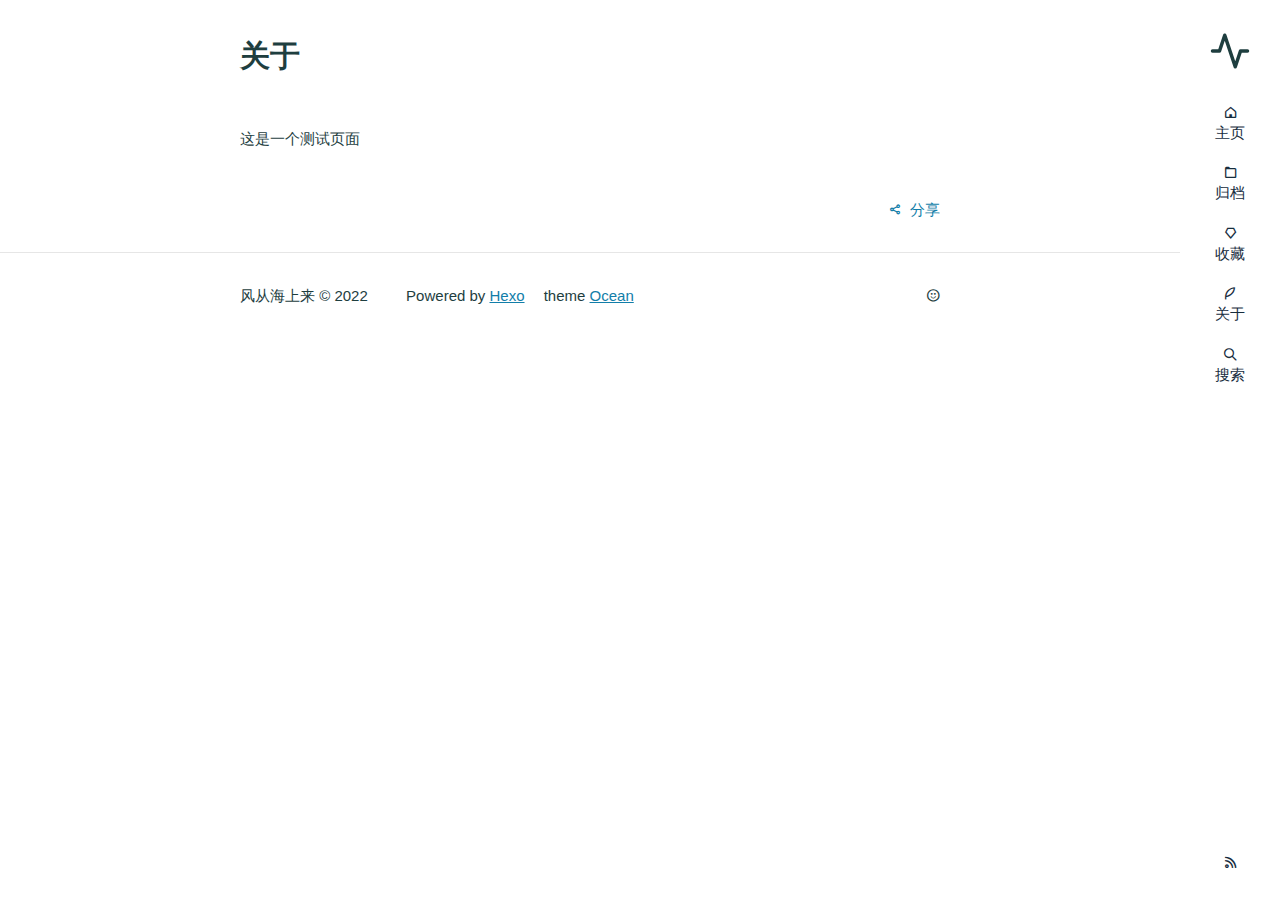
<file: about/index.html>
<!DOCTYPE html>
<html lang="en">

<head>
  <meta charset="utf-8">
  <meta name="viewport" content="width=device-width, initial-scale=1, maximum-scale=1">
  
  
  <meta name="keywords" content="blog">
  
  
  <meta name="description" content="风从海上来|blog">
  
  <title>
    关于 |
    
    风从海上来
  </title>
  <!-- Icon -->
  
    <link rel="shortcut icon" href="/favicon.ico">
    
  
<link rel="stylesheet" href="/css/style.css">

  
  
<link rel="stylesheet" href="/fancybox/jquery.fancybox.min.css">

  
  
<script src="/js/pace.min.js"></script>

<meta name="generator" content="Hexo 6.2.0"><link rel="alternate" href="/atom.xml" title="风从海上来" type="application/atom+xml">
</head>

<body>
  <main class="content">
    <section class="outer">
  <article id="page-" class="article article-type-page" itemscope
  itemprop="blogPost" data-scroll-reveal>

  <div class="article-inner">
    
    <header class="article-header">
      

<h1 class="article-title" itemprop="name">
  关于
</h1>



    </header>
    

    

    

    <div class="article-entry" itemprop="articleBody">
      
      
      
      <p>这是一个测试页面</p>

      
    </div>
    <footer class="article-footer">
      <a data-url="https://bynow.me/about/index.html" data-id="cl6288e2i0002tgvv7qit0v15" class="article-share-link">
        分享
      </a>
      
    </footer>

  </div>

  
  
  

  

</article>
</section>
    <footer class="footer">
  <div class="outer">
    <div class="float-right">
      <ul class="list-inline">
  
  <li><i class="fe fe-smile-alt"></i> <span id="busuanzi_value_site_uv"></span></li>
  
</ul>
    </div>
    <ul class="list-inline">
      <li>风从海上来 &copy; 2022</li>
      
        <li></li>
      
      <li>Powered by <a href="http://hexo.io/" target="_blank">Hexo</a></li>
      <li>theme  <a target="_blank" rel="noopener" href="https://github.com/zhwangart/hexo-theme-ocean">Ocean</a></li>
    </ul>
  </div>
</footer>
  </main>
  <aside class="sidebar">
    <button class="navbar-toggle"></button>
<nav class="navbar">
  
  <div class="logo">
    <a href="/"><img src="/images/activity.svg" alt="风从海上来"></a>
  </div>
  
  <ul class="nav nav-main">
    
    <li class="nav-item">
      <a class="nav-item-link" href="/">主页</a>
    </li>
    
    <li class="nav-item">
      <a class="nav-item-link" href="/archives">归档</a>
    </li>
    
    <li class="nav-item">
      <a class="nav-item-link" href="/favorites">收藏</a>
    </li>
    
    <li class="nav-item">
      <a class="nav-item-link" href="/about">关于</a>
    </li>
    
    <li class="nav-item">
      <a class="nav-item-link nav-item-search" title="搜索">
        <i class="fe fe-search"></i>
        搜索
      </a>
    </li>
  </ul>
</nav>
<nav class="navbar navbar-bottom">
  <ul class="nav">
    <li class="nav-item">
      <div class="totop" id="totop">
  <i class="fe fe-rocket"></i>
</div>
    </li>
    <li class="nav-item">
      
      <a class="nav-item-link" target="_blank" href="/atom.xml" title="RSS Feed">
        <i class="fe fe-feed"></i>
      </a>
      
    </li>
  </ul>
</nav>
<div class="search-form-wrap">
  <div class="local-search local-search-plugin">
  <input type="search" id="local-search-input" class="local-search-input" placeholder="Search...">
  <div id="local-search-result" class="local-search-result"></div>
</div>
</div>
  </aside>
  
<script src="/js/jquery-2.0.3.min.js"></script>


<script src="/js/jquery.justifiedGallery.min.js"></script>


<script src="/js/lazyload.min.js"></script>


<script src="/js/busuanzi-2.3.pure.min.js"></script>



<script src="/fancybox/jquery.fancybox.min.js"></script>






<script src="/js/ocean.js"></script>

</body>

</html>
</file>
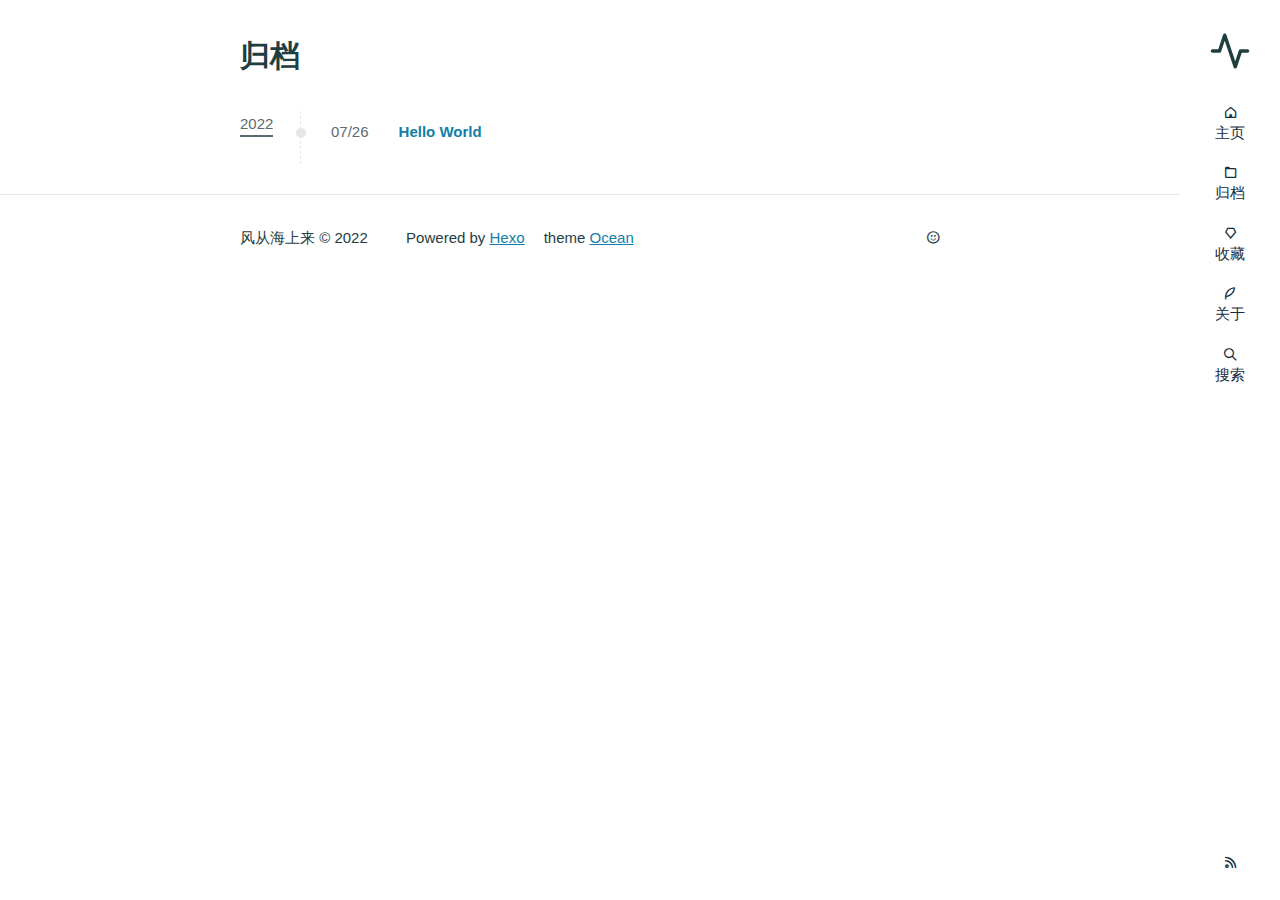
<file: archives/index.html>
<!DOCTYPE html>
<html lang="en">

<head>
  <meta charset="utf-8">
  <meta name="viewport" content="width=device-width, initial-scale=1, maximum-scale=1">
  
  
  <meta name="keywords" content="blog">
  
  
  <meta name="description" content="风从海上来|blog">
  
  <title>
    归档 |
    
    风从海上来
  </title>
  <!-- Icon -->
  
    <link rel="shortcut icon" href="/favicon.ico">
    
  
<link rel="stylesheet" href="/css/style.css">

  
  
<link rel="stylesheet" href="/fancybox/jquery.fancybox.min.css">

  
  
<script src="/js/pace.min.js"></script>

<meta name="generator" content="Hexo 6.2.0"><link rel="alternate" href="/atom.xml" title="风从海上来" type="application/atom+xml">
</head>

<body>
  <main class="content">
    <section class="outer">
  <article class="articles">
    
    <h1 class="page-type-title">归档</h1>
    
  
  
  
  
  
  
  <div class="archives-wrap">
    <div class="archive-year-wrap">
      <a href="/archives/2022" class="archive-year">2022</a>
    </div>
    <div class="archives">
      
      <article class="archive-article archive-type-post">
  <div class="archive-article-inner">
    <header class="archive-article-header">
      <a href="/2022/07/26/hello-world/" class="archive-article-date">
  <time datetime="2022-07-26T03:11:01.000Z" itemprop="datePublished">07/26</time>
</a>
      

<h2 itemprop="name">
  <a class="archive-article-title" href="/2022/07/26/hello-world/">Hello World</a>
</h2>



    </header>
    
    
    <!--  -->
  </div>
</article>
      
      
    </div>
  </div>
  
  

  
</section>
    <footer class="footer">
  <div class="outer">
    <div class="float-right">
      <ul class="list-inline">
  
  <li><i class="fe fe-smile-alt"></i> <span id="busuanzi_value_site_uv"></span></li>
  
</ul>
    </div>
    <ul class="list-inline">
      <li>风从海上来 &copy; 2022</li>
      
        <li></li>
      
      <li>Powered by <a href="http://hexo.io/" target="_blank">Hexo</a></li>
      <li>theme  <a target="_blank" rel="noopener" href="https://github.com/zhwangart/hexo-theme-ocean">Ocean</a></li>
    </ul>
  </div>
</footer>
  </main>
  <aside class="sidebar">
    <button class="navbar-toggle"></button>
<nav class="navbar">
  
  <div class="logo">
    <a href="/"><img src="/images/activity.svg" alt="风从海上来"></a>
  </div>
  
  <ul class="nav nav-main">
    
    <li class="nav-item">
      <a class="nav-item-link" href="/">主页</a>
    </li>
    
    <li class="nav-item">
      <a class="nav-item-link" href="/archives">归档</a>
    </li>
    
    <li class="nav-item">
      <a class="nav-item-link" href="/favorites">收藏</a>
    </li>
    
    <li class="nav-item">
      <a class="nav-item-link" href="/about">关于</a>
    </li>
    
    <li class="nav-item">
      <a class="nav-item-link nav-item-search" title="搜索">
        <i class="fe fe-search"></i>
        搜索
      </a>
    </li>
  </ul>
</nav>
<nav class="navbar navbar-bottom">
  <ul class="nav">
    <li class="nav-item">
      <div class="totop" id="totop">
  <i class="fe fe-rocket"></i>
</div>
    </li>
    <li class="nav-item">
      
      <a class="nav-item-link" target="_blank" href="/atom.xml" title="RSS Feed">
        <i class="fe fe-feed"></i>
      </a>
      
    </li>
  </ul>
</nav>
<div class="search-form-wrap">
  <div class="local-search local-search-plugin">
  <input type="search" id="local-search-input" class="local-search-input" placeholder="Search...">
  <div id="local-search-result" class="local-search-result"></div>
</div>
</div>
  </aside>
  
<script src="/js/jquery-2.0.3.min.js"></script>


<script src="/js/jquery.justifiedGallery.min.js"></script>


<script src="/js/lazyload.min.js"></script>


<script src="/js/busuanzi-2.3.pure.min.js"></script>



<script src="/fancybox/jquery.fancybox.min.js"></script>






<script src="/js/ocean.js"></script>

</body>

</html>
</file>
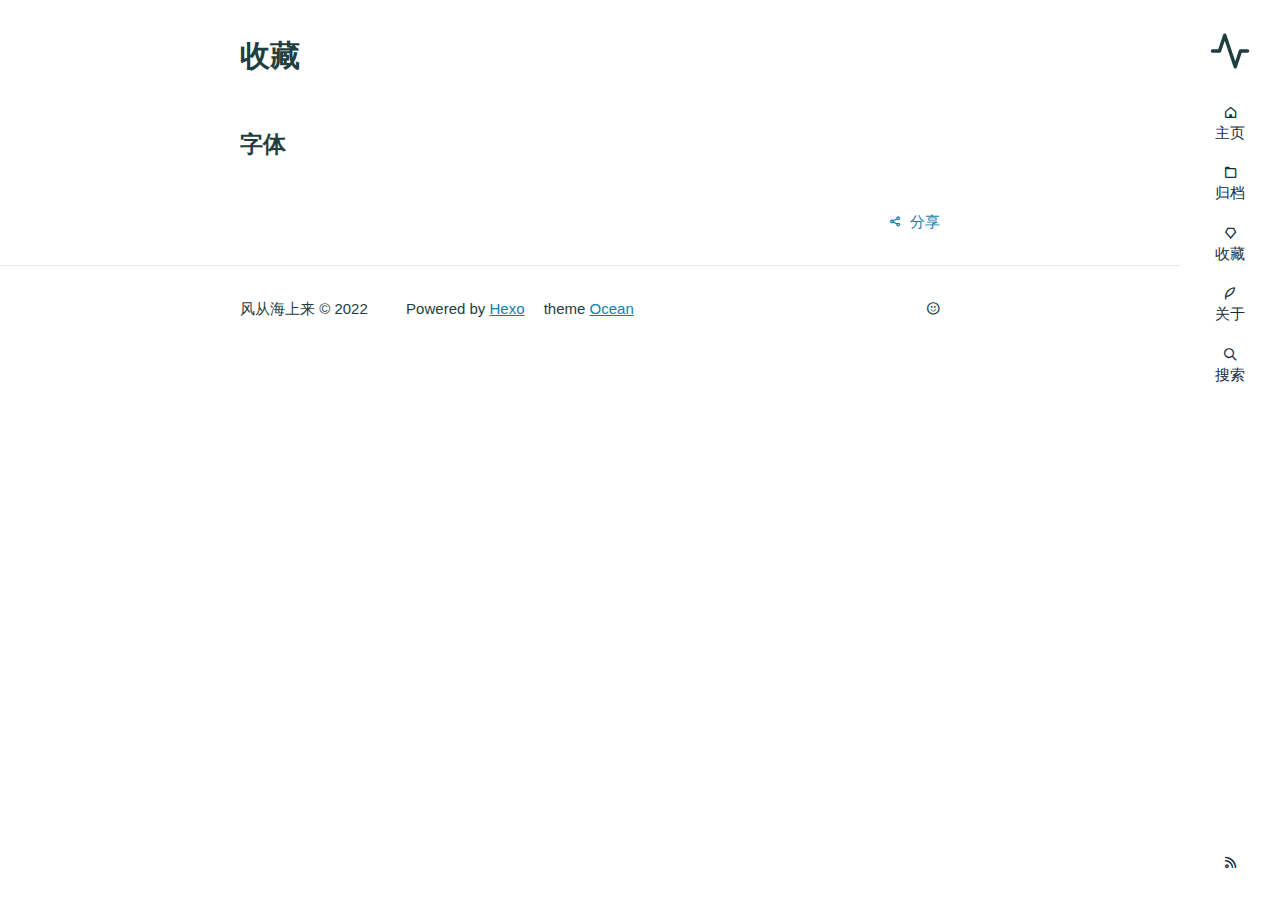
<file: favorites/index.html>
<!DOCTYPE html>
<html lang="en">

<head>
  <meta charset="utf-8">
  <meta name="viewport" content="width=device-width, initial-scale=1, maximum-scale=1">
  
  
  <meta name="keywords" content="blog">
  
  
  <meta name="description" content="风从海上来|blog">
  
  <title>
    收藏 |
    
    风从海上来
  </title>
  <!-- Icon -->
  
    <link rel="shortcut icon" href="/favicon.ico">
    
  
<link rel="stylesheet" href="/css/style.css">

  
  
<link rel="stylesheet" href="/fancybox/jquery.fancybox.min.css">

  
  
<script src="/js/pace.min.js"></script>

<meta name="generator" content="Hexo 6.2.0"><link rel="alternate" href="/atom.xml" title="风从海上来" type="application/atom+xml">
</head>

<body>
  <main class="content">
    <section class="outer">
  <article id="page-" class="article article-type-page" itemscope
  itemprop="blogPost" data-scroll-reveal>

  <div class="article-inner">
    
    <header class="article-header">
      

<h1 class="article-title" itemprop="name">
  收藏
</h1>



    </header>
    

    

    

    <div class="article-entry" itemprop="articleBody">
      
      
      
      <h2 id="字体"><a href="#字体" class="headerlink" title="字体"></a>字体</h2>
      
    </div>
    <footer class="article-footer">
      <a data-url="https://bynow.me/favorites/index.html" data-id="cl6288e2e0000tgvvecdo1n38" class="article-share-link">
        分享
      </a>
      
    </footer>

  </div>

  
  
  

  

</article>
</section>
    <footer class="footer">
  <div class="outer">
    <div class="float-right">
      <ul class="list-inline">
  
  <li><i class="fe fe-smile-alt"></i> <span id="busuanzi_value_site_uv"></span></li>
  
</ul>
    </div>
    <ul class="list-inline">
      <li>风从海上来 &copy; 2022</li>
      
        <li></li>
      
      <li>Powered by <a href="http://hexo.io/" target="_blank">Hexo</a></li>
      <li>theme  <a target="_blank" rel="noopener" href="https://github.com/zhwangart/hexo-theme-ocean">Ocean</a></li>
    </ul>
  </div>
</footer>
  </main>
  <aside class="sidebar">
    <button class="navbar-toggle"></button>
<nav class="navbar">
  
  <div class="logo">
    <a href="/"><img src="/images/activity.svg" alt="风从海上来"></a>
  </div>
  
  <ul class="nav nav-main">
    
    <li class="nav-item">
      <a class="nav-item-link" href="/">主页</a>
    </li>
    
    <li class="nav-item">
      <a class="nav-item-link" href="/archives">归档</a>
    </li>
    
    <li class="nav-item">
      <a class="nav-item-link" href="/favorites">收藏</a>
    </li>
    
    <li class="nav-item">
      <a class="nav-item-link" href="/about">关于</a>
    </li>
    
    <li class="nav-item">
      <a class="nav-item-link nav-item-search" title="搜索">
        <i class="fe fe-search"></i>
        搜索
      </a>
    </li>
  </ul>
</nav>
<nav class="navbar navbar-bottom">
  <ul class="nav">
    <li class="nav-item">
      <div class="totop" id="totop">
  <i class="fe fe-rocket"></i>
</div>
    </li>
    <li class="nav-item">
      
      <a class="nav-item-link" target="_blank" href="/atom.xml" title="RSS Feed">
        <i class="fe fe-feed"></i>
      </a>
      
    </li>
  </ul>
</nav>
<div class="search-form-wrap">
  <div class="local-search local-search-plugin">
  <input type="search" id="local-search-input" class="local-search-input" placeholder="Search...">
  <div id="local-search-result" class="local-search-result"></div>
</div>
</div>
  </aside>
  
<script src="/js/jquery-2.0.3.min.js"></script>


<script src="/js/jquery.justifiedGallery.min.js"></script>


<script src="/js/lazyload.min.js"></script>


<script src="/js/busuanzi-2.3.pure.min.js"></script>



<script src="/fancybox/jquery.fancybox.min.js"></script>






<script src="/js/ocean.js"></script>

</body>

</html>
</file>
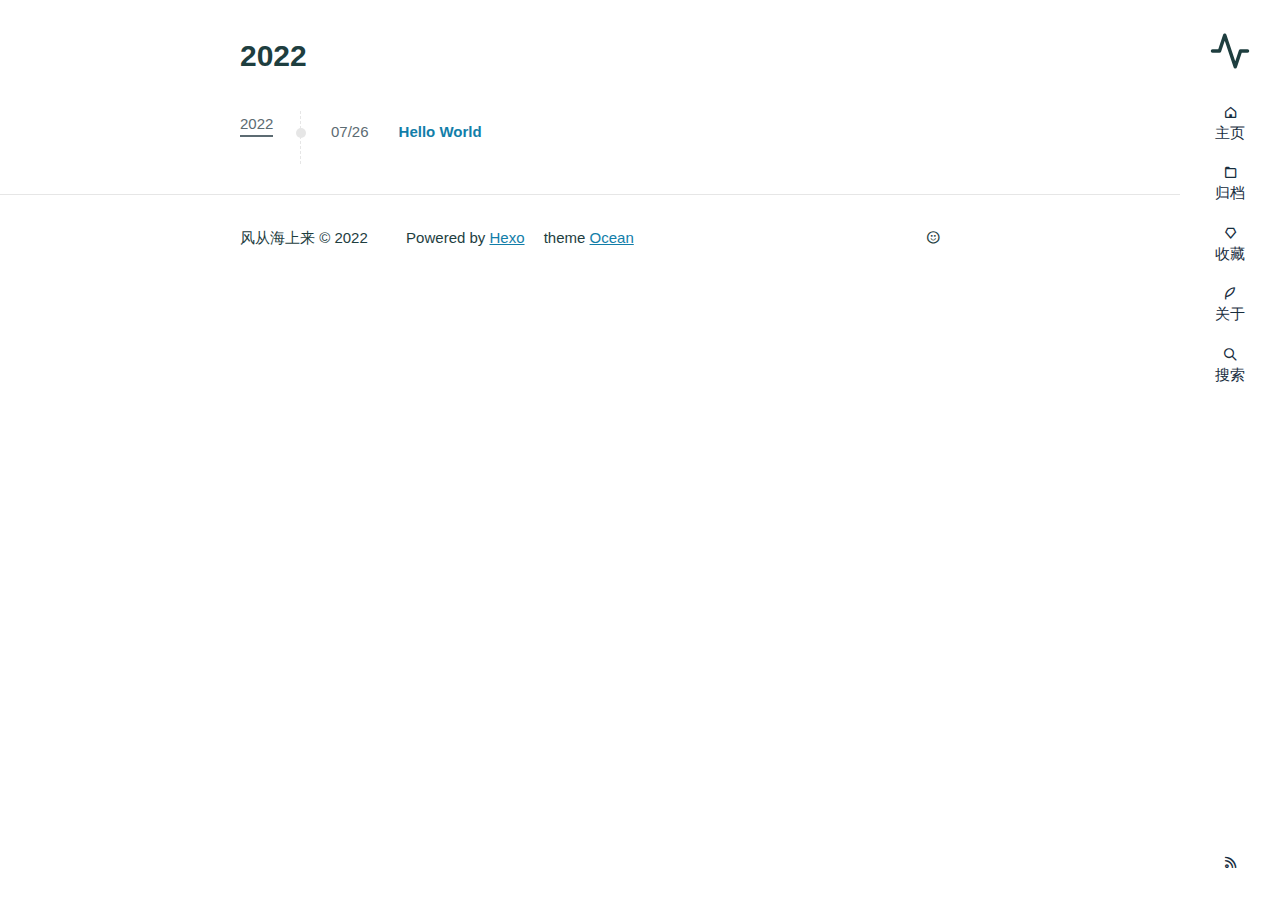
<file: archives/2022/index.html>
<!DOCTYPE html>
<html lang="en">

<head>
  <meta charset="utf-8">
  <meta name="viewport" content="width=device-width, initial-scale=1, maximum-scale=1">
  
  
  <meta name="keywords" content="blog">
  
  
  <meta name="description" content="风从海上来|blog">
  
  <title>
    归档: 2022 |
    
    风从海上来
  </title>
  <!-- Icon -->
  
    <link rel="shortcut icon" href="/favicon.ico">
    
  
<link rel="stylesheet" href="/css/style.css">

  
  
<link rel="stylesheet" href="/fancybox/jquery.fancybox.min.css">

  
  
<script src="/js/pace.min.js"></script>

<meta name="generator" content="Hexo 6.2.0"><link rel="alternate" href="/atom.xml" title="风从海上来" type="application/atom+xml">
</head>

<body>
  <main class="content">
    <section class="outer">
  <article class="articles">
    
    <h1 class="page-type-title">2022</h1>
    
  
  
  
  
  
  
  <div class="archives-wrap">
    <div class="archive-year-wrap">
      <a href="/archives/2022" class="archive-year">2022</a>
    </div>
    <div class="archives">
      
      <article class="archive-article archive-type-post">
  <div class="archive-article-inner">
    <header class="archive-article-header">
      <a href="/2022/07/26/hello-world/" class="archive-article-date">
  <time datetime="2022-07-26T03:11:01.000Z" itemprop="datePublished">07/26</time>
</a>
      

<h2 itemprop="name">
  <a class="archive-article-title" href="/2022/07/26/hello-world/">Hello World</a>
</h2>



    </header>
    
    
    <!--  -->
  </div>
</article>
      
      
    </div>
  </div>
  
  

  
</section>
    <footer class="footer">
  <div class="outer">
    <div class="float-right">
      <ul class="list-inline">
  
  <li><i class="fe fe-smile-alt"></i> <span id="busuanzi_value_site_uv"></span></li>
  
</ul>
    </div>
    <ul class="list-inline">
      <li>风从海上来 &copy; 2022</li>
      
        <li></li>
      
      <li>Powered by <a href="http://hexo.io/" target="_blank">Hexo</a></li>
      <li>theme  <a target="_blank" rel="noopener" href="https://github.com/zhwangart/hexo-theme-ocean">Ocean</a></li>
    </ul>
  </div>
</footer>
  </main>
  <aside class="sidebar">
    <button class="navbar-toggle"></button>
<nav class="navbar">
  
  <div class="logo">
    <a href="/"><img src="/images/activity.svg" alt="风从海上来"></a>
  </div>
  
  <ul class="nav nav-main">
    
    <li class="nav-item">
      <a class="nav-item-link" href="/">主页</a>
    </li>
    
    <li class="nav-item">
      <a class="nav-item-link" href="/archives">归档</a>
    </li>
    
    <li class="nav-item">
      <a class="nav-item-link" href="/favorites">收藏</a>
    </li>
    
    <li class="nav-item">
      <a class="nav-item-link" href="/about">关于</a>
    </li>
    
    <li class="nav-item">
      <a class="nav-item-link nav-item-search" title="搜索">
        <i class="fe fe-search"></i>
        搜索
      </a>
    </li>
  </ul>
</nav>
<nav class="navbar navbar-bottom">
  <ul class="nav">
    <li class="nav-item">
      <div class="totop" id="totop">
  <i class="fe fe-rocket"></i>
</div>
    </li>
    <li class="nav-item">
      
      <a class="nav-item-link" target="_blank" href="/atom.xml" title="RSS Feed">
        <i class="fe fe-feed"></i>
      </a>
      
    </li>
  </ul>
</nav>
<div class="search-form-wrap">
  <div class="local-search local-search-plugin">
  <input type="search" id="local-search-input" class="local-search-input" placeholder="Search...">
  <div id="local-search-result" class="local-search-result"></div>
</div>
</div>
  </aside>
  
<script src="/js/jquery-2.0.3.min.js"></script>


<script src="/js/jquery.justifiedGallery.min.js"></script>


<script src="/js/lazyload.min.js"></script>


<script src="/js/busuanzi-2.3.pure.min.js"></script>



<script src="/fancybox/jquery.fancybox.min.js"></script>






<script src="/js/ocean.js"></script>

</body>

</html>
</file>
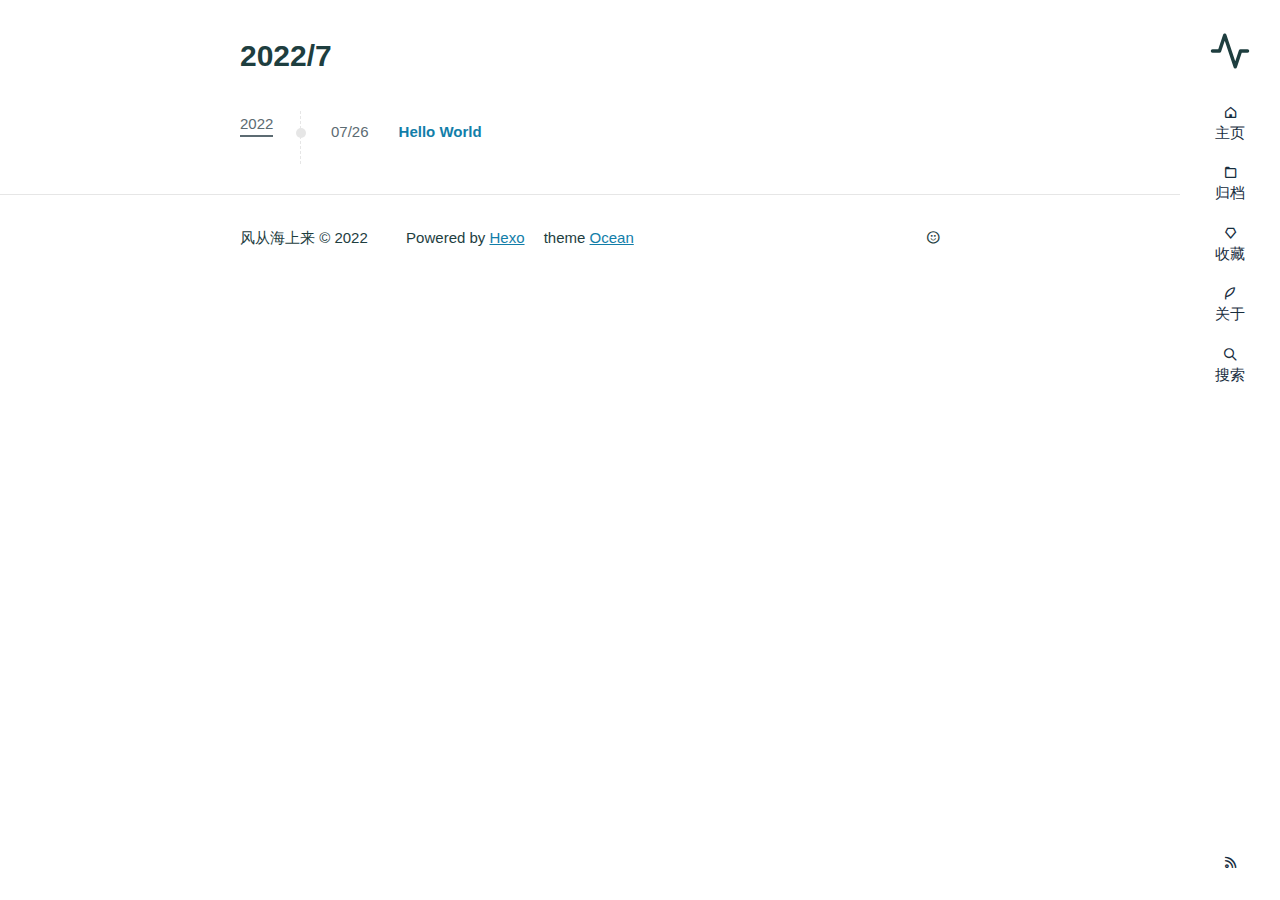
<file: archives/2022/07/index.html>
<!DOCTYPE html>
<html lang="en">

<head>
  <meta charset="utf-8">
  <meta name="viewport" content="width=device-width, initial-scale=1, maximum-scale=1">
  
  
  <meta name="keywords" content="blog">
  
  
  <meta name="description" content="风从海上来|blog">
  
  <title>
    归档: 2022/7 |
    
    风从海上来
  </title>
  <!-- Icon -->
  
    <link rel="shortcut icon" href="/favicon.ico">
    
  
<link rel="stylesheet" href="/css/style.css">

  
  
<link rel="stylesheet" href="/fancybox/jquery.fancybox.min.css">

  
  
<script src="/js/pace.min.js"></script>

<meta name="generator" content="Hexo 6.2.0"><link rel="alternate" href="/atom.xml" title="风从海上来" type="application/atom+xml">
</head>

<body>
  <main class="content">
    <section class="outer">
  <article class="articles">
    
    <h1 class="page-type-title">2022/7</h1>
    
  
  
  
  
  
  
  <div class="archives-wrap">
    <div class="archive-year-wrap">
      <a href="/archives/2022" class="archive-year">2022</a>
    </div>
    <div class="archives">
      
      <article class="archive-article archive-type-post">
  <div class="archive-article-inner">
    <header class="archive-article-header">
      <a href="/2022/07/26/hello-world/" class="archive-article-date">
  <time datetime="2022-07-26T03:11:01.000Z" itemprop="datePublished">07/26</time>
</a>
      

<h2 itemprop="name">
  <a class="archive-article-title" href="/2022/07/26/hello-world/">Hello World</a>
</h2>



    </header>
    
    
    <!--  -->
  </div>
</article>
      
      
    </div>
  </div>
  
  

  
</section>
    <footer class="footer">
  <div class="outer">
    <div class="float-right">
      <ul class="list-inline">
  
  <li><i class="fe fe-smile-alt"></i> <span id="busuanzi_value_site_uv"></span></li>
  
</ul>
    </div>
    <ul class="list-inline">
      <li>风从海上来 &copy; 2022</li>
      
        <li></li>
      
      <li>Powered by <a href="http://hexo.io/" target="_blank">Hexo</a></li>
      <li>theme  <a target="_blank" rel="noopener" href="https://github.com/zhwangart/hexo-theme-ocean">Ocean</a></li>
    </ul>
  </div>
</footer>
  </main>
  <aside class="sidebar">
    <button class="navbar-toggle"></button>
<nav class="navbar">
  
  <div class="logo">
    <a href="/"><img src="/images/activity.svg" alt="风从海上来"></a>
  </div>
  
  <ul class="nav nav-main">
    
    <li class="nav-item">
      <a class="nav-item-link" href="/">主页</a>
    </li>
    
    <li class="nav-item">
      <a class="nav-item-link" href="/archives">归档</a>
    </li>
    
    <li class="nav-item">
      <a class="nav-item-link" href="/favorites">收藏</a>
    </li>
    
    <li class="nav-item">
      <a class="nav-item-link" href="/about">关于</a>
    </li>
    
    <li class="nav-item">
      <a class="nav-item-link nav-item-search" title="搜索">
        <i class="fe fe-search"></i>
        搜索
      </a>
    </li>
  </ul>
</nav>
<nav class="navbar navbar-bottom">
  <ul class="nav">
    <li class="nav-item">
      <div class="totop" id="totop">
  <i class="fe fe-rocket"></i>
</div>
    </li>
    <li class="nav-item">
      
      <a class="nav-item-link" target="_blank" href="/atom.xml" title="RSS Feed">
        <i class="fe fe-feed"></i>
      </a>
      
    </li>
  </ul>
</nav>
<div class="search-form-wrap">
  <div class="local-search local-search-plugin">
  <input type="search" id="local-search-input" class="local-search-input" placeholder="Search...">
  <div id="local-search-result" class="local-search-result"></div>
</div>
</div>
  </aside>
  
<script src="/js/jquery-2.0.3.min.js"></script>


<script src="/js/jquery.justifiedGallery.min.js"></script>


<script src="/js/lazyload.min.js"></script>


<script src="/js/busuanzi-2.3.pure.min.js"></script>



<script src="/fancybox/jquery.fancybox.min.js"></script>






<script src="/js/ocean.js"></script>

</body>

</html>
</file>
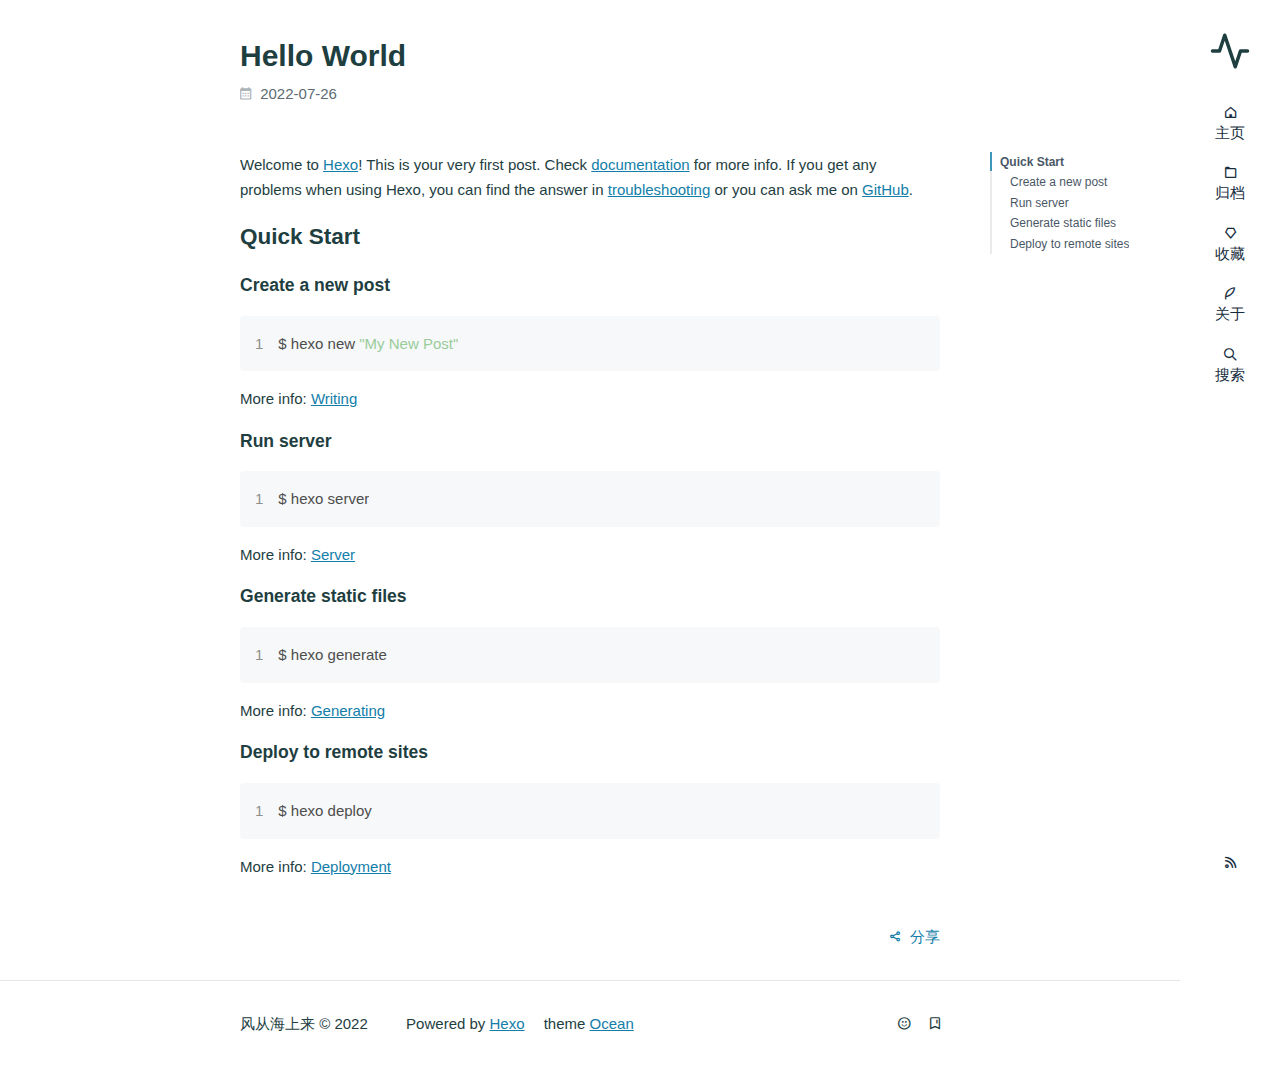
<file: 2022/07/26/hello-world/index.html>
<!DOCTYPE html>
<html lang="en">

<head>
  <meta charset="utf-8">
  <meta name="viewport" content="width=device-width, initial-scale=1, maximum-scale=1">
  
  
  <meta name="keywords" content="blog">
  
  
  <meta name="description" content="风从海上来|blog">
  
  <title>
    Hello World |
    
    风从海上来
  </title>
  <!-- Icon -->
  
    <link rel="shortcut icon" href="/favicon.ico">
    
  
<link rel="stylesheet" href="/css/style.css">

  
  
<link rel="stylesheet" href="/fancybox/jquery.fancybox.min.css">

  
  
<script src="/js/pace.min.js"></script>

<meta name="generator" content="Hexo 6.2.0"><link rel="alternate" href="/atom.xml" title="风从海上来" type="application/atom+xml">
</head>

<body>
  <main class="content">
    <section class="outer">
  <article id="post-hello-world" class="article article-type-post" itemscope
  itemprop="blogPost" data-scroll-reveal>

  <div class="article-inner">
    
    <header class="article-header">
      

<h1 class="article-title" itemprop="name">
  Hello World
</h1>



    </header>
    

    
    <div class="article-meta">
      <a href="/2022/07/26/hello-world/" class="article-date">
  <time datetime="2022-07-26T03:11:01.000Z" itemprop="datePublished">2022-07-26</time>
</a>
      
    </div>
    

    
    
<div class="tocbot"></div>

    

    <div class="article-entry" itemprop="articleBody">
      
      
      
      <p>Welcome to <a target="_blank" rel="noopener" href="https://hexo.io/">Hexo</a>! This is your very first post. Check <a target="_blank" rel="noopener" href="https://hexo.io/docs/">documentation</a> for more info. If you get any problems when using Hexo, you can find the answer in <a target="_blank" rel="noopener" href="https://hexo.io/docs/troubleshooting.html">troubleshooting</a> or you can ask me on <a target="_blank" rel="noopener" href="https://github.com/hexojs/hexo/issues">GitHub</a>.</p>
<span id="more"></span>

<h2 id="Quick-Start"><a href="#Quick-Start" class="headerlink" title="Quick Start"></a>Quick Start</h2><h3 id="Create-a-new-post"><a href="#Create-a-new-post" class="headerlink" title="Create a new post"></a>Create a new post</h3><figure class="highlight bash"><table><tr><td class="gutter"><pre><span class="line">1</span><br></pre></td><td class="code"><pre><span class="line">$ hexo new <span class="string">&quot;My New Post&quot;</span></span><br></pre></td></tr></table></figure>

<p>More info: <a target="_blank" rel="noopener" href="https://hexo.io/docs/writing.html">Writing</a></p>
<h3 id="Run-server"><a href="#Run-server" class="headerlink" title="Run server"></a>Run server</h3><figure class="highlight bash"><table><tr><td class="gutter"><pre><span class="line">1</span><br></pre></td><td class="code"><pre><span class="line">$ hexo server</span><br></pre></td></tr></table></figure>

<p>More info: <a target="_blank" rel="noopener" href="https://hexo.io/docs/server.html">Server</a></p>
<h3 id="Generate-static-files"><a href="#Generate-static-files" class="headerlink" title="Generate static files"></a>Generate static files</h3><figure class="highlight bash"><table><tr><td class="gutter"><pre><span class="line">1</span><br></pre></td><td class="code"><pre><span class="line">$ hexo generate</span><br></pre></td></tr></table></figure>

<p>More info: <a target="_blank" rel="noopener" href="https://hexo.io/docs/generating.html">Generating</a></p>
<h3 id="Deploy-to-remote-sites"><a href="#Deploy-to-remote-sites" class="headerlink" title="Deploy to remote sites"></a>Deploy to remote sites</h3><figure class="highlight bash"><table><tr><td class="gutter"><pre><span class="line">1</span><br></pre></td><td class="code"><pre><span class="line">$ hexo deploy</span><br></pre></td></tr></table></figure>

<p>More info: <a target="_blank" rel="noopener" href="https://hexo.io/docs/one-command-deployment.html">Deployment</a></p>

      
    </div>
    <footer class="article-footer">
      <a data-url="https://bynow.me/2022/07/26/hello-world/" data-id="cl6288e2g0001tgvvbaehbu8n" class="article-share-link">
        分享
      </a>
      
    </footer>

  </div>

  
  
  

  
  
  
  

</article>
</section>
    <footer class="footer">
  <div class="outer">
    <div class="float-right">
      <ul class="list-inline">
  
  <li><i class="fe fe-smile-alt"></i> <span id="busuanzi_value_site_uv"></span></li>
  
  <li><i class="fe fe-bookmark"></i> <span id="busuanzi_value_page_pv"></span></li>
  
</ul>
    </div>
    <ul class="list-inline">
      <li>风从海上来 &copy; 2022</li>
      
        <li></li>
      
      <li>Powered by <a href="http://hexo.io/" target="_blank">Hexo</a></li>
      <li>theme  <a target="_blank" rel="noopener" href="https://github.com/zhwangart/hexo-theme-ocean">Ocean</a></li>
    </ul>
  </div>
</footer>
  </main>
  <aside class="sidebar">
    <button class="navbar-toggle"></button>
<nav class="navbar">
  
  <div class="logo">
    <a href="/"><img src="/images/activity.svg" alt="风从海上来"></a>
  </div>
  
  <ul class="nav nav-main">
    
    <li class="nav-item">
      <a class="nav-item-link" href="/">主页</a>
    </li>
    
    <li class="nav-item">
      <a class="nav-item-link" href="/archives">归档</a>
    </li>
    
    <li class="nav-item">
      <a class="nav-item-link" href="/favorites">收藏</a>
    </li>
    
    <li class="nav-item">
      <a class="nav-item-link" href="/about">关于</a>
    </li>
    
    <li class="nav-item">
      <a class="nav-item-link nav-item-search" title="搜索">
        <i class="fe fe-search"></i>
        搜索
      </a>
    </li>
  </ul>
</nav>
<nav class="navbar navbar-bottom">
  <ul class="nav">
    <li class="nav-item">
      <div class="totop" id="totop">
  <i class="fe fe-rocket"></i>
</div>
    </li>
    <li class="nav-item">
      
      <a class="nav-item-link" target="_blank" href="/atom.xml" title="RSS Feed">
        <i class="fe fe-feed"></i>
      </a>
      
    </li>
  </ul>
</nav>
<div class="search-form-wrap">
  <div class="local-search local-search-plugin">
  <input type="search" id="local-search-input" class="local-search-input" placeholder="Search...">
  <div id="local-search-result" class="local-search-result"></div>
</div>
</div>
  </aside>
  
<script src="/js/jquery-2.0.3.min.js"></script>


<script src="/js/jquery.justifiedGallery.min.js"></script>


<script src="/js/lazyload.min.js"></script>


<script src="/js/busuanzi-2.3.pure.min.js"></script>



<script src="/fancybox/jquery.fancybox.min.js"></script>





<script src="/js/tocbot.min.js"></script>


<script>
  // Tocbot_v4.7.0  http://tscanlin.github.io/tocbot/
  tocbot.init({
    tocSelector: '.tocbot',
    contentSelector: '.article-entry',
    headingSelector: 'h1, h2, h3, h4, h5, h6',
    hasInnerContainers: true,
    scrollSmooth: true,
    positionFixedSelector: '.tocbot',
    positionFixedClass: 'is-position-fixed',
    fixedSidebarOffset: 'auto',
  });
</script>



<script src="/js/ocean.js"></script>

</body>

</html>
</file>
<file: css/style.css>
@font-face {
  font-family: Raleway_Medium;
  src: url("../fonts/raleway_medium/Raleway-Medium.eot");
  src: url("../fonts/raleway_medium/Raleway-Medium.eot?#iefix") format('embedded-opentype'), url("../fonts/raleway_medium/Raleway-Medium.woff") format('woff'), url("../fonts/raleway_medium/Raleway-Medium.ttf") format('truetype'), url("../fonts/raleway_medium/Raleway-Medium.svg#iconfont") format('svg');
  font-style: normal;
}
.font-raleway-medium {
  font-family: Raleway-Medium;
}
@charset "utf-8";
@font-face {
  font-family: feathericon;
  font-weight: normal;
  font-style: normal;
  src: url("feathericon/feathericon.eot");
  src: url("feathericon/feathericon.eot?#iefix") format('embedded-opentype'), url("feathericon/feathericon.woff") format('woff'), url("feathericon/feathericon.ttf") format('truetype'), url("feathericon/feathericon.svg") format('svg');
}
.fe {
  display: inline-block;
  font: normal normal normal 16px feathericon;
  font-size: inherit;
  text-rendering: auto;
  -webkit-font-smoothing: antialiased;
  -moz-osx-font-smoothing: grayscale;
}
.fe-activity:before {
  content: "\f1e2";
}
.fe-add-cart:before {
  content: "\f1e6";
}
.fe-align-bottom:before {
  content: "\f1bf";
}
.fe-align-center:before {
  content: "\f195";
}
.fe-align-left:before {
  content: "\f196";
}
.fe-align-right:before {
  content: "\f197";
}
.fe-align-top:before {
  content: "\f1c0";
}
.fe-align-vertically:before {
  content: "\f1c1";
}
.fe-angry:before {
  content: "\f1b6";
}
.fe-app-menu:before {
  content: "\f198";
}
.fe-arrow-down:before {
  content: "\f100";
}
.fe-arrow-left:before {
  content: "\f101";
}
.fe-arrow-right:before {
  content: "\f102";
}
.fe-arrow-up:before {
  content: "\f103";
}
.fe-artboard:before {
  content: "\f104";
}
.fe-audio-player:before {
  content: "\f199";
}
.fe-backward:before {
  content: "\f180";
}
.fe-bar:before {
  content: "\f105";
}
.fe-bar-chart:before {
  content: "\f106";
}
.fe-beer:before {
  content: "\f107";
}
.fe-bell:before {
  content: "\f108";
}
.fe-birthday-cake:before {
  content: "\f163";
}
.fe-bold:before {
  content: "\f179";
}
.fe-bolt:before {
  content: "\f1e3";
}
.fe-book:before {
  content: "\f109";
}
.fe-bookmark:before {
  content: "\f170";
}
.fe-browser:before {
  content: "\f10b";
}
.fe-brush:before {
  content: "\f10c";
}
.fe-bug:before {
  content: "\f10d";
}
.fe-building:before {
  content: "\f10e";
}
.fe-cage:before {
  content: "\f1e7";
}
.fe-calendar:before {
  content: "\f10f";
}
.fe-camera:before {
  content: "\f110";
}
.fe-cart:before {
  content: "\f1e8";
}
.fe-check:before {
  content: "\f111";
}
.fe-check-circle:before {
  content: "\f19a";
}
.fe-check-circle-o:before {
  content: "\f19b";
}
.fe-check-verified:before {
  content: "\f19c";
}
.fe-clock:before {
  content: "\f113";
}
.fe-close:before {
  content: "\f114";
}
.fe-cloud:before {
  content: "\f115";
}
.fe-cocktail:before {
  content: "\f116";
}
.fe-code:before {
  content: "\f117";
}
.fe-codepen:before {
  content: "\f1d3";
}
.fe-coffee:before {
  content: "\f166";
}
.fe-columns:before {
  content: "\f118";
}
.fe-comment:before {
  content: "\f119";
}
.fe-comment-o:before {
  content: "\f1d2";
}
.fe-commenting:before {
  content: "\f11a";
}
.fe-comments:before {
  content: "\f11b";
}
.fe-compress:before {
  content: "\f181";
}
.fe-credit-card:before {
  content: "\f1e9";
}
.fe-crop:before {
  content: "\f1c2";
}
.fe-cry:before {
  content: "\f1b7";
}
.fe-cutlery:before {
  content: "\f19d";
}
.fe-delete-link:before {
  content: "\f19e";
}
.fe-desktop:before {
  content: "\f11d";
}
.fe-diamond:before {
  content: "\f11e";
}
.fe-difference:before {
  content: "\f1c3";
}
.fe-disabled:before {
  content: "\f11f";
}
.fe-disappointed:before {
  content: "\f1b8";
}
.fe-distribute-horizontally:before {
  content: "\f1cf";
}
.fe-distribute-vertically:before {
  content: "\f1c5";
}
.fe-document:before {
  content: "\f19f";
}
.fe-download:before {
  content: "\f120";
}
.fe-drop-down:before {
  content: "\f121";
}
.fe-drop-left:before {
  content: "\f122";
}
.fe-drop-right:before {
  content: "\f123";
}
.fe-drop-up:before {
  content: "\f124";
}
.fe-edit:before {
  content: "\f17f";
}
.fe-eject:before {
  content: "\f182";
}
.fe-elipsis-h:before {
  content: "\f125";
}
.fe-elipsis-v:before {
  content: "\f126";
}
.fe-equalizer:before {
  content: "\f1a0";
}
.fe-eraser:before {
  content: "\f1c6";
}
.fe-expand:before {
  content: "\f183";
}
.fe-export:before {
  content: "\f16e";
}
.fe-eye:before {
  content: "\f127";
}
.fe-facebook:before {
  content: "\f1d4";
}
.fe-fast-backward:before {
  content: "\f184";
}
.fe-fast-forward:before {
  content: "\f185";
}
.fe-feather:before {
  content: "\f174";
}
.fe-feed:before {
  content: "\f128";
}
.fe-file:before {
  content: "\f1b1";
}
.fe-file-audio:before {
  content: "\f1b2";
}
.fe-file-excel:before {
  content: "\f1a2";
}
.fe-file-image:before {
  content: "\f1b3";
}
.fe-file-movie:before {
  content: "\f1b4";
}
.fe-file-powerpoint:before {
  content: "\f1a3";
}
.fe-file-word:before {
  content: "\f1a4";
}
.fe-file-zip:before {
  content: "\f1b5";
}
.fe-filter:before {
  content: "\f173";
}
.fe-flag:before {
  content: "\f129";
}
.fe-folder:before {
  content: "\f12a";
}
.fe-folder-open:before {
  content: "\f176";
}
.fe-fork:before {
  content: "\f12b";
}
.fe-forward:before {
  content: "\f186";
}
.fe-frowing:before {
  content: "\f1b9";
}
.fe-gamepad:before {
  content: "\f191";
}
.fe-gear:before {
  content: "\f1a5";
}
.fe-gift:before {
  content: "\f1ea";
}
.fe-git:before {
  content: "\f1d5";
}
.fe-github:before {
  content: "\f1d6";
}
.fe-github-alt:before {
  content: "\f1d7";
}
.fe-globe:before {
  content: "\f12c";
}
.fe-google:before {
  content: "\f1d8";
}
.fe-google-plus:before {
  content: "\f1d9";
}
.fe-hash:before {
  content: "\f12d";
}
.fe-headphone:before {
  content: "\f18e";
}
.fe-heart:before {
  content: "\f12e";
}
.fe-heart-o:before {
  content: "\f167";
}
.fe-home:before {
  content: "\f12f";
}
.fe-import:before {
  content: "\f16f";
}
.fe-info:before {
  content: "\f130";
}
.fe-insert-link:before {
  content: "\f1a6";
}
.fe-instagram:before {
  content: "\f1da";
}
.fe-intersect:before {
  content: "\f1c7";
}
.fe-italic:before {
  content: "\f17a";
}
.fe-key:before {
  content: "\f131";
}
.fe-keyboard:before {
  content: "\f132";
}
.fe-kitchen-cooker:before {
  content: "\f1a7";
}
.fe-laptop:before {
  content: "\f133";
}
.fe-layer:before {
  content: "\f18c";
}
.fe-layout:before {
  content: "\f134";
}
.fe-line-chart:before {
  content: "\f135";
}
.fe-link:before {
  content: "\f136";
}
.fe-link-external:before {
  content: "\f137";
}
.fe-list-bullet:before {
  content: "\f17c";
}
.fe-list-order:before {
  content: "\f17d";
}
.fe-list-task:before {
  content: "\f17e";
}
.fe-location:before {
  content: "\f138";
}
.fe-lock:before {
  content: "\f139";
}
.fe-login:before {
  content: "\f13a";
}
.fe-logout:before {
  content: "\f13b";
}
.fe-loop:before {
  content: "\f192";
}
.fe-magic:before {
  content: "\f177";
}
.fe-mail:before {
  content: "\f13c";
}
.fe-map:before {
  content: "\f16d";
}
.fe-mask:before {
  content: "\f1c8";
}
.fe-medal:before {
  content: "\f13d";
}
.fe-megaphone:before {
  content: "\f13e";
}
.fe-mention:before {
  content: "\f164";
}
.fe-messanger:before {
  content: "\f1e1";
}
.fe-minus:before {
  content: "\f140";
}
.fe-mobile:before {
  content: "\f141";
}
.fe-money:before {
  content: "\f1a8";
}
.fe-moon:before {
  content: "\f1ef";
}
.fe-mouse:before {
  content: "\f142";
}
.fe-music:before {
  content: "\f175";
}
.fe-open-mouth:before {
  content: "\f1ba";
}
.fe-palette:before {
  content: "\f165";
}
.fe-paper-plane:before {
  content: "\f178";
}
.fe-pause:before {
  content: "\f187";
}
.fe-pencil:before {
  content: "\f144";
}
.fe-phone:before {
  content: "\f145";
}
.fe-picture:before {
  content: "\f1a9";
}
.fe-picture-square:before {
  content: "\f1e4";
}
.fe-pie-chart:before {
  content: "\f146";
}
.fe-pinterest:before {
  content: "\f1db";
}
.fe-pizza:before {
  content: "\f147";
}
.fe-play:before {
  content: "\f188";
}
.fe-plug:before {
  content: "\f18f";
}
.fe-plus:before {
  content: "\f148";
}
.fe-pocket:before {
  content: "\f1dc";
}
.fe-pot:before {
  content: "\f1aa";
}
.fe-print:before {
  content: "\f171";
}
.fe-prototype:before {
  content: "\f149";
}
.fe-question:before {
  content: "\f14a";
}
.fe-quote-left:before {
  content: "\f14b";
}
.fe-quote-right:before {
  content: "\f14c";
}
.fe-rage:before {
  content: "\f1bb";
}
.fe-random:before {
  content: "\f189";
}
.fe-reload:before {
  content: "\f193";
}
.fe-remove-cart:before {
  content: "\f1eb";
}
.fe-rocket:before {
  content: "\f14d";
}
.fe-scale:before {
  content: "\f1c9";
}
.fe-search:before {
  content: "\f14e";
}
.fe-search-minus:before {
  content: "\f16a";
}
.fe-search-plus:before {
  content: "\f16b";
}
.fe-share:before {
  content: "\f14f";
}
.fe-shield:before {
  content: "\f172";
}
.fe-shopping-bag:before {
  content: "\f1ec";
}
.fe-sitemap:before {
  content: "\f150";
}
.fe-smile:before {
  content: "\f1bc";
}
.fe-smile-alt:before {
  content: "\f1bd";
}
.fe-speaker:before {
  content: "\f1ab";
}
.fe-star:before {
  content: "\f151";
}
.fe-star-o:before {
  content: "\f168";
}
.fe-step-backward:before {
  content: "\f1d0";
}
.fe-step-forward:before {
  content: "\f1d1";
}
.fe-stop:before {
  content: "\f18b";
}
.fe-subtract:before {
  content: "\f1ca";
}
.fe-sunny-o:before {
  content: "\f1f0";
}
.fe-sunrise:before {
  content: "\f1f1";
}
.fe-sync:before {
  content: "\f194";
}
.fe-table:before {
  content: "\f1ac";
}
.fe-tablet:before {
  content: "\f152";
}
.fe-tag:before {
  content: "\f153";
}
.fe-target:before {
  content: "\f1f3";
}
.fe-terminal:before {
  content: "\f154";
}
.fe-text-align-center:before {
  content: "\f1cb";
}
.fe-text-align-justify:before {
  content: "\f1e5";
}
.fe-text-align-left:before {
  content: "\f1cc";
}
.fe-text-align-right:before {
  content: "\f1cd";
}
.fe-text-size:before {
  content: "\f17b";
}
.fe-ticket:before {
  content: "\f155";
}
.fe-tiled:before {
  content: "\f156";
}
.fe-timeline:before {
  content: "\f1ad";
}
.fe-tired:before {
  content: "\f1be";
}
.fe-trash:before {
  content: "\f157";
}
.fe-trophy:before {
  content: "\f158";
}
.fe-truck:before {
  content: "\f1ed";
}
.fe-twitter:before {
  content: "\f1dd";
}
.fe-umbrella:before {
  content: "\f1f2";
}
.fe-underline:before {
  content: "\f1ae";
}
.fe-union:before {
  content: "\f1ce";
}
.fe-unlock:before {
  content: "\f169";
}
.fe-upload:before {
  content: "\f159";
}
.fe-usb:before {
  content: "\f190";
}
.fe-user:before {
  content: "\f15a";
}
.fe-user-minus:before {
  content: "\f16c";
}
.fe-user-plus:before {
  content: "\f15b";
}
.fe-users:before {
  content: "\f15c";
}
.fe-vector:before {
  content: "\f15d";
}
.fe-video:before {
  content: "\f15e";
}
.fe-wallet:before {
  content: "\f1ee";
}
.fe-warning:before {
  content: "\f15f";
}
.fe-watch:before {
  content: "\f1af";
}
.fe-watch-alt:before {
  content: "\f1b0";
}
.fe-wine-glass:before {
  content: "\f161";
}
.fe-wordpress:before {
  content: "\f1de";
}
.fe-wordpress-alt:before {
  content: "\f1df";
}
.fe-wrench:before {
  content: "\f162";
}
.fe-youtube:before {
  content: "\f1e0";
}
/* normalize.css v8.0.0 | MIT License | github.com/necolas/normalize.css */
html {
  line-height: 1.15 /* 1 */;
  -webkit-text-size-adjust: 100% /* 2 */;
}
body {
  margin: 0;
}
h1 {
  font-size: 2em;
  margin: 0.67em 0;
}
hr {
  box-sizing: content-box /* 1 */;
  height: 0 /* 1 */;
  overflow: visible /* 2 */;
}
pre {
  font-family: monospace, monospace /* 1 */;
  font-size: 1em /* 2 */;
}
a {
  background-color: transparent;
}
abbr[title] {
  border-bottom: none /* 1 */;
  text-decoration: underline /* 2 */;
  text-decoration: underline dotted /* 2 */;
}
b,
strong {
  font-weight: bolder;
}
code,
kbd,
samp {
  font-family: monospace, monospace /* 1 */;
  font-size: 1em /* 2 */;
}
small {
  font-size: 80%;
}
sub,
sup {
  font-size: 75%;
  line-height: 0;
  position: relative;
  vertical-align: baseline;
}
sub {
  bottom: -0.25em;
}
sup {
  top: -0.5em;
}
img {
  border-style: none;
}
button,
input,
optgroup,
select,
textarea {
  font-family: inherit /* 1 */;
  font-size: 100% /* 1 */;
  line-height: 1.15 /* 1 */;
  margin: 0 /* 2 */;
}
button,
input {
  overflow: visible;
}
button,
select {
  text-transform: none;
}
button,
[type="button"],
[type="reset"],
[type="submit"] {
  -webkit-appearance: button;
}
button::-moz-focus-inner,
[type="button"]::-moz-focus-inner,
[type="reset"]::-moz-focus-inner,
[type="submit"]::-moz-focus-inner {
  border-style: none;
  padding: 0;
}
button:-moz-focusring,
[type="button"]-moz-focusring,
[type="reset"]-moz-focusring,
[type="submit"]-moz-focusring {
  outline: 1px dotted ButtonText;
}
fieldset {
  padding: 0.35em 0.75em 0.625em;
}
legend {
  box-sizing: border-box /* 1 */;
  color: inherit /* 2 */;
  display: table /* 1 */;
  max-width: 100% /* 1 */;
  padding: 0 /* 3 */;
  white-space: normal /* 1 */;
}
progress {
  vertical-align: baseline;
}
textarea {
  overflow: auto;
}
[type="checkbox"],
[type="radio"] {
  box-sizing: border-box /* 1 */;
  padding: 0 /* 2 */;
}
[type="number"]::-webkit-inner-spin-button,
[type="number"]::-webkit-outer-spin-button {
  height: auto;
}
[type="search"] {
  -webkit-appearance: textfield /* 1 */;
  outline-offset: -2px /* 2 */;
}
[type="search"]::-webkit-search-decoration {
  -webkit-appearance: none;
}
::-webkit-file-upload-button {
  -webkit-appearance: button /* 1 */;
  font: inherit /* 2 */;
}
details {
  display: block;
}
summary {
  display: list-item;
}
template {
  display: none;
}
[hidden] {
  display: none;
}
*,
*::before,
*::after {
  box-sizing: border-box;
}
html,
body {
  height: 100%;
}
html {
  font-size: 62.5%;
  -webkit-text-size-adjust: 100%;
  -ms-text-size-adjust: 100%;
  -ms-overflow-style: scrollbar;
  -webkit-tap-highlight-color: transparent;
}
body {
  position: relative;
  background-color: #fff;
  font-family: "Helvetica Neue", Helvetica, "PingFang SC", "Hiragino Sans GB", "Microsoft YaHei", "微软雅黑", Arial, sans-serif;
  font-size: 1.5rem;
  line-height: 1.7;
  color: #1e3e3f;
  padding: 0;
  margin: 0;
  overflow-x: hidden;
  text-size-adjust: 100%;
}
body ::selection {
  background: #5c6b72;
  color: #e6e6e6;
}
a {
  color: #127ea9;
}
a:hover {
  color: #1594c6;
}
a:active {
  color: #1178a1;
}
a.disabled {
  color: #adb5bd;
}
img {
  max-width: 100%;
}
/*定义滚动条高宽及背景 高宽分别对应横竖滚动条的尺寸*/
::-webkit-scrollbar {
  width: 7px;
  height: 7px;
  background-color: #f5f5f5;
}
/*定义滚动条轨道 内阴影+圆角*/
::-webkit-scrollbar-track {
  box-shadow: inset 0 0 6px rgba(0,0,0,0.3);
  -webkit-box-shadow: inset 0 0 6px rgba(0,0,0,0.3);
  -webkit-border-radius: 10px;
  -moz-border-radius: 10px;
  border-radius: 10px;
  background-color: #f5f5f5;
}
/*定义滑块 内阴影+圆角*/
::-webkit-scrollbar-thumb {
  -webkit-border-radius: 10px;
  -moz-border-radius: 10px;
  border-radius: 10px;
  box-shadow: inset 0 0 6px rgba(0,0,0,0.1);
  -webkit-box-shadow: inset 0 0 6px rgba(0,0,0,0.1);
  background-color: #c8c8c8;
}
.article-date,
.article-category .article-category-link,
.archive-year-wrap .archive-year,
.archive-article-date {
  text-decoration: none;
  color: #5c6b72;
}
.article-date:hover,
.article-category .article-category-link:hover,
.archive-year-wrap .archive-year:hover,
.archive-article-date:hover {
  color: #5c6b72;
}
.archive-article-inner {
  -webkit-border-radius: 4px;
  -moz-border-radius: 4px;
  border-radius: 4px;
}
.article-entry h1,
.article-entry h2,
.article-entry h3,
.article-entry h4,
.article-entry h5,
.article-entry h6 {
  margin: 1.5rem 0;
}
.article-entry hr {
  height: 0.1rem;
  background-color: #e6e6e6;
  border: none;
  padding: 0;
  margin: 1.5rem 0;
}
.article-entry strong {
  font-weight: bold;
}
.article-entry em,
.article-entry cite {
  font-style: italic;
}
.article-entry sup,
.article-entry sub {
  font-size: 75%;
  line-height: 0;
  position: relative;
  vertical-align: baseline;
}
.article-entry sup {
  top: -0.5rem;
}
.article-entry sub {
  bottom: -0.25rem;
}
.article-entry small {
  font-size: 85%;
}
.article-entry mark {
  background-color: rgba(255,255,0,0.25);
}
.article-entry acronym,
.article-entry abbr {
  border-bottom: 0.1rem #e6e6e6 dotted;
}
.article-entry ul,
.article-entry ol,
.article-entry dl {
  margin: 1.5rem 0;
  line-height: line-height;
}
.article-entry ul,
.article-entry ol {
  padding-left: 2em;
}
.article-entry ul {
  list-style-type: circle;
}
.article-entry p,
.article-entry table,
.article-entry blockquote {
  margin: 1.5rem 0;
}
.article-entry img,
.article-entry video {
  max-width: 100%;
  height: auto;
  display: block;
  margin: auto;
}
.article-entry iframe {
  border: none;
}
.article-entry table {
  width: 100%;
  border-collapse: collapse;
  vertical-align: middle;
  empty-cells: show;
  text-align: left;
}
.article-entry table th,
.article-entry table td,
.article-entry table {
  border: 0.1rem #e6e6e6 solid;
}
.article-entry table th,
.article-entry table td {
  padding: 1rem 1.5rem;
}
.article-entry table tbody tr:nth-child(2n) {
  background-color: rgba(230,230,230,0.25);
}
.article-entry blockquote {
  position: relative;
  display: block;
  padding: 0 1.5rem 0 4.5rem;
  width: 100%;
  overflow: auto;
  color: #5c6b72;
}
.article-entry blockquote:before {
  content: url("[data-uri]");
  display: block;
  width: 3rem;
  position: absolute;
  left: 0;
  top: 0;
}
.article-entry blockquote > :first-child {
  margin-top: 0;
}
.article-entry blockquote > :last-child {
  margin-bottom: 0;
}
.article-entry blockquote footer cite:before {
  content: "—";
  padding: 0 0.5rem;
}
.jumbotron {
  padding: 0;
  margin-bottom: 3rem;
  text-align: center;
}
.content,
.sidebar {
  transition: all 0.3s ease-in-out;
}
.content {
  position: relative;
  z-index: 1;
  margin-right: 0;
}
.content.on {
  transform: translateX(-10rem);
}
.sidebar {
  position: fixed;
  z-index: 9;
  top: 0;
  right: -10rem;
  bottom: 0;
  width: 10rem;
  background-color: #f4f4f4;
}
.sidebar.on {
  right: 0;
}
.navbar-toggle {
  position: absolute;
  top: 1.5rem;
  right: 11.5rem;
  padding: 0.5rem 1rem;
  border: none;
  -webkit-border-radius: 0.4rem;
  -moz-border-radius: 0.4rem;
  border-radius: 0.4rem;
  background-color: rgba(30,62,63,0.25);
  color: #fff;
}
.navbar-toggle::before {
  content: '\f105';
  font-family: feathericon;
  font-size: larger;
}
.wrap,
.outer {
  width: 100%;
  padding-right: 1.5rem;
  padding-left: 1.5rem;
  margin: auto;
}
.wrap::before,
.outer::before,
.wrap::after,
.outer::after {
  content: "";
  display: table;
  clear: both;
}
.local-search {
  width: 100%;
}
.tocbot {
  display: none;
}
@media (min-width: 768px) {
  .jumbotron {
    margin-bottom: 6rem;
  }
  .content {
    margin-right: 10rem;
  }
  .sidebar {
    right: 0;
    background-color: #fff;
  }
  .navbar-toggle {
    display: none;
  }
  .wrap,
  .outer {
    width: 70rem;
    padding-right: 0;
    padding-left: 0;
  }
  .local-search {
    width: 70rem;
  }
  .card-quote {
    grid-template-columns: repeat(3, 1fr);
  }
}
@media (min-width: 1200px) {
  .tocbot {
    display: block;
  }
}
.list-unstyled,
.list-inline {
  list-style: none;
  padding-left: 0;
  margin-left: 0;
}
.list-inline {
  position: relative;
  margin: 0 -0.75rem;
}
.list-inline > li {
  display: inline-block;
  padding: 0 0.75rem;
}
.category-list {
  list-style: none;
  padding-left: 0;
  margin-left: 0;
  margin-right: -0.5rem;
  margin-left: -0.5rem;
}
.category-list > .category-list-item {
  display: inline-block;
  padding: 0.5rem 1rem;
}
.category-list > .category-list-item:before {
  content: "\f18c";
  font-family: feathericon;
  margin-right: 0.5rem;
}
.tag-list {
  list-style: none;
  padding-left: 0;
  margin-left: 0;
  margin-right: -0.5rem;
  margin-left: -0.5rem;
}
.tag-list > .tag-list-item {
  display: inline-block;
  padding: 0.5rem 1rem;
}
.tag-list > .tag-list-item:before {
  content: "\f153";
  font-family: feathericon;
  margin-right: 0.5rem;
}
.video {
  position: relative;
  height: auto;
}
.video .brand {
  width: 4.2rem;
}
.video-frame {
  position: absolute;
  z-index: 1;
  right: 0;
  bottom: 0;
  left: 0;
  min-width: 100%;
}
.video-frame img {
  display: block;
  width: 100%;
}
.video-media {
  position: relative;
  z-index: 0;
  height: 90vh;
  overflow: hidden;
}
.video-media video,
.video-media img {
  position: absolute;
  top: 50%;
  left: 50%;
  transform: translate(-50%, -50%);
  min-width: 100%;
  min-height: 100%;
}
.video-overlay {
  position: absolute;
  top: 0;
  bottom: 0;
  left: 0;
  right: 0;
  background-color: rgba(178,191,204,0.6);
}
.video-inner {
  position: absolute;
  top: 50%;
  left: 50%;
  transform: translate(-50%, -65%);
}
.video-inner a,
.video-inner {
  color: #fff;
  text-decoration: none;
}
.video-learn-more {
  position: absolute;
  z-index: 1;
  bottom: -3rem;
  right: 0;
  left: 0;
}
.video-learn-more a > .fe {
  font-size: 3rem;
  color: #adb5bd;
}
.video-learn-more a > .fe:hover {
  color: #1e3e3f;
}
.search-form-wrap {
  position: fixed;
  top: -100%;
  right: 10rem;
  left: 0;
  opacity: 0;
  transition: 0.3s;
}
.search-form-wrap.on {
  top: 0;
  opacity: 1;
}
.local-search {
  position: relative;
  margin: 0 auto;
  padding: 3rem;
  background-color: #fff;
  box-shadow: 0 1rem 3rem rgba(30,62,63,0.05);
  max-height: 100vh;
  overflow-y: auto;
}
.local-search-input {
  border: 0.1rem #e6e6e6 solid;
  -webkit-border-radius: 0.4rem;
  -moz-border-radius: 0.4rem;
  border-radius: 0.4rem;
  background-color: #fff;
  width: 100%;
  padding: 1rem 1.5rem;
  outline: none;
}
.local-search-input::-webkit-search-results-decoration,
.local-search-input::-webkit-search-cancel-button {
  -webkit-appearance: none;
}
.local-search-close {
  position: absolute;
  top: 3.85rem;
  right: 4.25rem;
  display: block;
  height: 2rem;
  width: 2rem;
  padding: 0;
  border: none;
  -webkit-border-radius: 50%;
  -moz-border-radius: 50%;
  border-radius: 50%;
  background-color: #9c8079;
  color: #fff;
  text-align: center;
  cursor: pointer;
}
.local-search-close::before {
  content: '\f114';
  font-family: feathericon;
}
.local-search-result {
  text-align: left;
}
.search-result-list {
  list-style: none;
  padding-left: 0;
  margin-left: 0;
}
.search-result-list li {
  padding: 1.5rem 0;
}
.search-result-list li:not(:last-child) {
  border-bottom: 0.1rem #e6e6e6 solid;
}
.search-result-list li .search-result-title {
  font-size: 1.6rem;
  font-weight: bold;
}
.search-result-list li .search-result {
  padding-top: 0.5rem;
  margin: 0;
  max-height: 12rem;
  overflow: hidden;
}
.search-result-list li em.search-keyword {
  color: #9e6a4d;
}
.search-result-empty {
  padding: 3rem 0 0;
}
.article {
  padding: 3rem 0;
}
.article-topping {
  position: absolute;
  top: 0;
  left: -3rem;
  color: #ea434a;
}
.article-topping .fe {
  font-size: 2rem;
  line-height: 1.7;
}
.article-meta::before,
.article-meta::after {
  content: "";
  display: table;
  clear: both;
}
.article-date::before {
  content: '\f10f';
  margin-right: 0.5rem;
  font-family: feathericon;
  opacity: 0.5;
}
.article-category {
  display: inline-block;
  margin-left: 1.5rem;
}
.article-category:before {
  content: "\f18c";
  font-family: feathericon;
  margin-right: 0.5rem;
}
.archive-article-header + .article-category {
  margin-left: 0;
}
.article-entry {
  margin-top: 3rem;
  color: #1e3e3f;
}
.article-entry::before,
.article-entry::after {
  content: "";
  display: table;
  clear: both;
}
.article-entry .pullquote {
  text-align: left;
  width: 45%;
  margin: 0;
}
.article-entry .pullquote.left {
  margin-left: 0.5em;
  margin-right: 1em;
}
.article-entry .pullquote.right {
  margin-right: 0.5em;
  margin-left: 1em;
}
.article-entry .caption {
  color: color-grey;
  display: block;
  font-size: 0.9em;
  margin-top: 0.5em;
  position: relative;
  text-align: center;
}
.article-entry .video-container {
  position: relative;
  padding-top: 56.25%;
  height: 0;
  overflow: hidden;
}
.article-entry .video-container iframe,
.article-entry .video-container object,
.article-entry .video-container embed {
  position: absolute;
  top: 0;
  left: 0;
  width: 100%;
  height: 100%;
  margin-top: 0;
}
.article-header {
  position: relative;
}
.article-header h1,
.article-header h2 {
  margin: 0;
}
.article-header .article-title {
  text-decoration: none;
  color: #1e3e3f;
}
.article-footer {
  margin-top: 3rem;
}
.article-footer::before,
.article-footer::after {
  content: "";
  display: table;
  clear: both;
}
.article-tag-list {
  list-style: none;
  padding-left: 0;
  margin-left: 0;
  margin: 0;
}
.article-tag-list:before {
  content: "\f153";
  font-family: feathericon;
  margin-right: 0.5rem;
}
.article-tag-list .article-tag-list-item {
  display: inline-block;
  padding-right: 1rem;
}
.article-tag-list .article-tag-list-link {
  text-decoration: none;
}
.article-comment-link {
  float: right;
}
.article-comment-link:before {
  content: "\f1d2";
  font-family: feathericon;
  padding-right: 8px;
}
.article-share-link {
  cursor: pointer;
  float: right;
  margin-left: 20px;
}
.article-share-link:before {
  content: "\f14f";
  font-family: feathericon;
  padding-right: 6px;
}
.article-nav {
  position: relative;
  padding-top: 3rem;
  margin-top: 5rem;
  border-top: 0.1rem #e6e6e6 solid;
}
.article-nav::before,
.article-nav::after {
  content: "";
  display: table;
  clear: both;
}
.article-nav-link {
  display: block;
  text-decoration: none;
}
.article-nav-link:first-child {
  float: left;
}
.article-nav-link:last-child {
  float: right;
  text-align: right;
}
.article-nav-caption {
  color: #5c6b72;
}
.article-nav-title {
  font-size: inherit;
}
.article-share-box {
  position: absolute;
  display: none;
  background: #fff;
  -webkit-border-radius: 0.4rem;
  -moz-border-radius: 0.4rem;
  border-radius: 0.4rem;
  box-shadow: 1px 2px 10px rgba(0,0,0,0.2);
  -webkit-border-radius: 3px;
  -moz-border-radius: 3px;
  border-radius: 3px;
  margin-left: -145px;
  overflow: hidden;
  z-index: 1;
}
.article-share-box.on {
  display: block;
}
.article-share-input {
  width: 100%;
  background: none;
  box-sizing: border-box;
  padding: 0 1.5rem;
  outline: none;
  border: none;
  border-bottom: 0.1rem #e6e6e6 solid;
  height: 3.6rem;
  line-height: 3.6rem;
}
.article-share-links::before,
.article-share-links::after {
  content: "";
  display: table;
  clear: both;
}
.article-share-twitter,
.article-share-facebook,
.article-share-pinterest,
.article-share-google {
  position: relative;
  display: block;
  float: left;
  width: 5rem;
  height: 3.6rem;
  color: #172d3e;
  text-align: center;
  text-decoration: none;
}
.article-share-twitter:before,
.article-share-facebook:before,
.article-share-pinterest:before,
.article-share-google:before {
  font-size: 20px;
  font-family: feathericon;
}
.article-share-twitter:hover,
.article-share-facebook:hover,
.article-share-pinterest:hover,
.article-share-google:hover {
  color: #fff;
}
.article-share-twitter:before {
  content: "\f1dd";
}
.article-share-twitter:hover {
  background: #00aced;
  text-shadow: 0 1px #008abe;
}
.article-share-facebook:before {
  content: "\f1d4";
}
.article-share-facebook:hover {
  background: #3b5998;
  text-shadow: 0 1px #2f477a;
}
.article-share-pinterest:before {
  content: "\f1db";
}
.article-share-pinterest:hover {
  background: #cb2027;
  text-shadow: 0 1px #a21a1f;
}
.article-share-google:before {
  content: "\f1d8";
}
.article-share-google:hover {
  background: #dd4b39;
  text-shadow: 0 1px #be3221;
}
.tocbot {
  position: absolute;
  top: 14rem;
  left: calc((100vw - 70rem) / 2 + 70rem);
  font-size: 80%;
  opacity: 0.8;
}
.tocbot > .toc-list {
  position: relative;
  overflow: hidden;
}
.toc-list {
  list-style: none;
  padding-left: 0;
  margin-left: 0;
  padding-left: 1rem;
}
a.toc-link {
  height: 100%;
  color: #172d3e;
  text-decoration: none;
}
.is-collapsible {
  max-height: 1000px;
  overflow: hidden;
  transition: all;
}
.is-collapsed {
  max-height: 0;
}
.is-position-fixed {
  position: fixed !important;
  top: 0;
  right: 10rem;
}
.is-active-link {
  font-weight: 700;
}
.toc-link::before {
  background-color: #e6e6e6;
  content: ' ';
  display: inline-block;
  height: inherit;
  left: 0;
  margin-top: -1px;
  position: absolute;
  width: 2px;
}
.is-active-link::before {
  background-color: #127ea9;
}
.article-gallery {
  position: relative;
}
.article-gallery-photos {
  position: relative;
  overflow: hidden;
}
.article-gallery-img {
  display: none;
  max-width: 100%;
}
.article-gallery-img:first-child {
  display: block;
}
.article-gallery-img.loaded {
  position: absolute;
  display: block;
}
.article-gallery-img img {
  display: block;
  max-width: 100%;
  margin: 0 auto;
}
.article-albums {
  position: relative;
}
.article-albums-photos {
  position: relative;
  display: flex;
  flex-wrap: wrap;
  list-style: none;
  padding-left: 0;
  margin-left: 0;
}
.article-albums-photos::before,
.article-albums-photos::after {
  content: "";
  display: table;
  clear: both;
}
.article-albums-photos::after {
  content: '';
  flex-grow: 999999999;
}
.article-albums-photos .article-albums-item {
  position: relative;
  flex-grow: 1;
  margin: 0.5rem;
  overflow: hidden;
}
.article-albums-photos .article-albums-item img {
  object-fit: cover;
  max-width: 100%;
  min-width: 100%;
  vertical-align: center;
}
.article-albums-photos .article-albums-item .article-albums-caption {
  display: block;
  width: 100%;
  padding: 1rem 0;
  text-align: center;
}
@media (min-width: 576px) {
  .article-albums-item img {
    height: 32rem;
  }
  .article-albums-item .article-albums-caption {
    position: absolute;
    bottom: 0;
    left: 0;
    width: 100%;
    background-color: rgba(0,0,0,0.5);
    background: linear-gradient(to top, rgba(0,0,0,0.5), transparent);
    color: #fff;
    padding: 1rem;
    opacity: 0;
    transform: translateY(100%);
    transition: all 0.3s ease-in-out;
  }
  .article-albums-item:hover .article-albums-caption {
    opacity: 1;
    transform: translateY(0);
  }
}
@media (min-width: 768px) {
  .article-albums-item img {
    height: 20rem;
  }
}
.justified-gallery {
  width: 100%;
  position: relative;
  overflow: hidden;
}
.justified-gallery > a,
.justified-gallery > div,
.justified-gallery > figure {
  position: absolute;
  display: inline-block;
  overflow: hidden;
  background: #adb5bd /* To have gray placeholders while the gallery is loading with waitThumbnailsLoad = false */;
  filter: "alpha(opacity=10)";
  opacity: 0.1;
  margin: 0;
  padding: 0;
}
.justified-gallery > a > img,
.justified-gallery > div > img,
.justified-gallery > figure > img,
.justified-gallery > a > a > img,
.justified-gallery > div > a > img,
.justified-gallery > figure > a > img,
.justified-gallery > a > svg,
.justified-gallery > div > svg,
.justified-gallery > figure > svg,
.justified-gallery > a > a > svg,
.justified-gallery > div > a > svg,
.justified-gallery > figure > a > svg {
  position: absolute;
  top: 50%;
  left: 50%;
  margin: 0;
  padding: 0;
  border: none;
  filter: "alpha(opacity=0)";
  opacity: 0;
}
.justified-gallery > a > .caption,
.justified-gallery > div > .caption,
.justified-gallery > figure > .caption {
  display: none;
  position: absolute;
  right: 0;
  bottom: 0;
  left: 0;
  padding: 1rem;
  background-color: rgba(0,0,0,0.5);
  background: linear-gradient(to top, rgba(0,0,0,0.5), transparent);
  color: #fff;
}
.justified-gallery > a > .caption.caption-visible,
.justified-gallery > div > .caption.caption-visible,
.justified-gallery > figure > .caption.caption-visible {
  display: initial;
}
.justified-gallery > .jg-entry-visible {
  filter: "alpha(opacity=100)";
  opacity: 1;
  background: none;
}
.justified-gallery > .jg-entry-visible > img,
.justified-gallery > .jg-entry-visible > a > img,
.justified-gallery > .jg-entry-visible > svg,
.justified-gallery > .jg-entry-visible > a > svg {
  filter: "alpha(opacity=100)";
  opacity: 1;
  -webkit-transition: opacity 500ms ease-in;
  -moz-transition: opacity 500ms ease-in;
  -o-transition: opacity 500ms ease-in;
  transition: opacity;
}
.justified-gallery > .jg-filtered {
  display: none;
}
.justified-gallery > .jg-filtered > .spinner {
  position: absolute;
  bottom: 0;
  margin-left: -24px;
  padding: 10px 0 10px 0;
  left: 50%;
  filter: "alpha(opacity=100)";
  opacity: 1;
  overflow: initial;
}
.justified-gallery > .jg-filtered > span {
  display: inline-block;
  filter: "alpha(opacity=0)";
  opacity: 0;
  width: 8px;
  height: 8px;
  margin: 0 4px 0 4px;
  background-color: #000;
  -webkit-border-radius: 6px;
  -moz-border-radius: 6px;
  border-radius: 6px;
}
.macbook {
  position: relative;
}
.macbook .macbook-screen {
  position: relative;
  background-color: transparent;
  border-style: solid;
  border-color: #fff;
  -webkit-border-radius: 1rem;
  -moz-border-radius: 1rem;
  border-radius: 1rem;
  border-width: 1.25rem;
  box-shadow: 0 1rem 3rem rgba(0,0,0,0.15), 0 0 0.5rem rgba(0,0,0,0.15) inset;
}
.macbook .macbook-keyboard {
  display: none;
  position: relative;
  box-sizing: content-box;
  background-color: #fff;
  border-bottom: solid 0.75rem #f2f2f2;
  border-bottom-left-radius: 50%;
  border-bottom-right-radius: 50%;
  margin: -0.5rem -5rem 0;
  height: 0.5rem;
  box-shadow: 0 0.5rem 3rem rgba(0,0,0,0.15);
}
.macbook .macbook-keyboard::before {
  content: '';
  position: absolute;
  left: 50%;
  transform: translateX(-50%);
  background: linear-gradient(90deg, #f2f2f2, #fff, #f2f2f2);
  box-shadow: 0 0 0.1rem rgba(0,0,0,0.05) inset;
  width: 20%;
  height: 0.3rem;
  -webkit-border-radius: 0.125rem;
  -moz-border-radius: 0.125rem;
  border-radius: 0.125rem;
}
@media (min-width: 768px) {
  .macbook .macbook-screen {
    border-width: 2rem 1.25rem 1.25rem;
  }
  .macbook .macbook-keyboard {
    display: block;
  }
}
.macbook-wrap {
  padding: 1rem 9rem;
}
.scrolling-wrap {
  min-height: 30rem;
  overflow: hidden;
}
.scrolling {
  position: absolute;
  top: 30rem;
  width: 100%;
  animation: scrolling-animation 10s ease-in-out 1s infinite;
}
@-moz-keyframes scrolling-animation {
  0% {
    top: 0;
  }
  10% {
    top: 0;
    transform: translateY(0);
  }
  30% {
    transform: translateY(-35%);
  }
  60% {
    transform: translateY(-75%);
  }
  90% {
    transform: translateY(-100%);
  }
  100% {
    transform: translateY(-100%);
  }
}
@-webkit-keyframes scrolling-animation {
  0% {
    top: 0;
  }
  10% {
    top: 0;
    transform: translateY(0);
  }
  30% {
    transform: translateY(-35%);
  }
  60% {
    transform: translateY(-75%);
  }
  90% {
    transform: translateY(-100%);
  }
  100% {
    transform: translateY(-100%);
  }
}
@-o-keyframes scrolling-animation {
  0% {
    top: 0;
  }
  10% {
    top: 0;
    transform: translateY(0);
  }
  30% {
    transform: translateY(-35%);
  }
  60% {
    transform: translateY(-75%);
  }
  90% {
    transform: translateY(-100%);
  }
  100% {
    transform: translateY(-100%);
  }
}
@keyframes scrolling-animation {
  0% {
    top: 0;
  }
  10% {
    top: 0;
    transform: translateY(0);
  }
  30% {
    transform: translateY(-35%);
  }
  60% {
    transform: translateY(-75%);
  }
  90% {
    transform: translateY(-100%);
  }
  100% {
    transform: translateY(-100%);
  }
}
.card-quote {
  display: grid;
  grid-gap: 1.5rem;
  margin-bottom: 1.5rem;
}
.card-quote blockquote {
  position: relative;
  margin: 0;
  padding: 1.5rem;
  padding-left: 6rem;
  overflow: auto;
  border-left: none;
  border: 0.1rem #e6e6e6 solid;
  -webkit-border-radius: 0.4rem;
  -moz-border-radius: 0.4rem;
  border-radius: 0.4rem;
  transition: all 0.3s ease-in-out;
  line-height: 1.4;
}
.card-quote blockquote:before {
  content: none;
}
.card-quote blockquote p:first-child {
  position: absolute;
  top: 50%;
  left: 1.5rem;
  transform: translateY(-50%);
}
.card-quote blockquote p:first-child img {
  height: 3.2rem;
  width: 3.2rem;
}
.card-quote blockquote h3,
.card-quote blockquote h4,
.card-quote blockquote h5 {
  margin: 0;
}
.card-quote blockquote h3 + p,
.card-quote blockquote h4 + p,
.card-quote blockquote h5 + p {
  margin-top: 0;
  color: #adb5bd;
  font-size: small;
}
.card-quote blockquote a {
  opacity: 0;
  display: flex;
  justify-content: center;
  align-items: center;
  position: absolute;
  z-index: 1;
  top: 0;
  right: 0;
  bottom: 0;
  left: 0;
  text-align: center;
  background: rgba(255,255,255,0.75);
  color: #172d3e;
  text-decoration: none;
  font-size: small;
  transition: all 0.3s ease-in-out;
}
.card-quote blockquote:hover {
  transform: translateY(-0.25rem);
  box-shadow: 0 1rem 3rem 0.01rem rgba(23,45,62,0.1);
  border-color: #f4f4f4;
}
.card-quote blockquote:hover a {
  opacity: 1;
}
.tenses img {
  margin: 1rem 0;
}
.example {
  color: #00008b;
}
.columns {
  display: grid;
  grid-gap: 1.5rem;
  margin-bottom: 1.5rem;
}
@media (min-width: 768px) {
  .columns {
    grid-template-columns: repeat(2, 1fr);
  }
}
.articles .article {
  padding: 4.5rem 0;
}
.articles .article:not(:last-child) {
  border-bottom: 0.1rem #e6e6e6 solid;
}
.articles .article-entry,
.articles .article-footer {
  margin-top: 0;
}
.articles .article-entry .article-gallery {
  margin-top: 1.5rem;
}
.archives-wrap {
  position: relative;
}
.archives-wrap::before,
.archives-wrap::after {
  content: "";
  display: table;
  clear: both;
}
.archives-wrap:first-child {
  margin-top: 3rem;
}
.archives-wrap:last-child {
  margin-bottom: 3rem;
}
.archive-year-wrap {
  position: absolute;
  top: 0;
  left: 0;
  width: 6rem;
}
.archive-year-wrap .archive-year {
  position: relative;
  display: inline-block;
}
.archive-year-wrap .archive-year::after {
  content: '';
  position: absolute;
  left: 0;
  bottom: 0;
  height: 0.15rem;
  background-color: #5c6b72;
  width: 100%;
}
.archives {
  margin-left: 6rem;
  border-left: 0.1rem #e6e6e6 dashed;
  padding-left: 3rem;
}
.archives::before,
.archives::after {
  content: "";
  display: table;
  clear: both;
}
.archive-article-inner {
  margin-bottom: 1.5rem;
}
.archive-article-header {
  display: table-row;
}
.archive-article-header > a,
.archive-article-header > h2 {
  display: table-cell;
}
.archive-article-header h2 {
  margin: 0;
  padding-left: 3rem;
}
.archive-article-header h2 .archive-article-title {
  text-decoration: none;
  font-size: 1.5rem;
}
.archive-article-footer {
  margin-top: 1.5rem;
}
.archive-article-date {
  position: relative;
  display: block;
}
.archive-article-date::before {
  content: '';
  position: absolute;
  top: 50%;
  left: -3.5rem;
  margin-top: -0.25rem;
  width: 1rem;
  height: 1rem;
  -webkit-border-radius: 1rem;
  -moz-border-radius: 1rem;
  border-radius: 1rem;
  background-color: #e6e6e6;
}
.page-type-title {
  margin: 0;
  padding: 3rem 0;
}
.page-nav {
  margin: 3rem auto;
  text-align: center;
  overflow: hidden;
}
.page-nav::before,
.page-nav::after {
  content: "";
  display: table;
  clear: both;
}
.page-nav a,
.page-nav span {
  padding: 1rem 1.5rem;
  line-height: 1;
}
.page-nav a {
  text-decoration: none;
}
.page-nav .prev {
  float: left;
}
.page-nav .next {
  float: right;
}
.page-nav .page-number {
  display: inline-block;
}
@media mq-mobile {
  .page-nav .page-number {
    display: none;
  }
}
.page-nav .current {
  font-weight: bold;
}
.page-nav .space {
  color: #e6e6e6;
}
.footer {
  border-top: 0.1rem #e6e6e6 solid;
  padding: 3rem 0;
}
.float-left {
  float: left !important;
}
.float-right {
  float: right !important;
}
.float-none {
  float: none !important;
}
.article-entry pre,
.article-entry .highlight {
  background: #f6f8fa;
  padding: 1.5rem;
  margin: 1.5rem 0;
  -webkit-border-radius: 0.4rem;
  -moz-border-radius: 0.4rem;
  border-radius: 0.4rem;
  overflow: auto;
  color: #4d4d4c;
}
.article-entry .highlight .gutter pre,
.article-entry .gist .gist-file .gist-data .line-numbers {
  color: #8e908c;
}
.article-entry pre,
.article-entry code {
  font-family: inherit;
  text-shadow: none;
}
.article-entry code {
  background: #f6f8fa;
  padding: 0.25rem;
  -webkit-border-radius: 0.4rem;
  -moz-border-radius: 0.4rem;
  border-radius: 0.4rem;
}
.article-entry pre code {
  background: none;
  padding: 0;
}
.article-entry .highlight pre {
  border: none;
  margin: 0;
  padding: 0;
}
.article-entry .highlight table {
  margin: 0;
  width: auto;
  border: none;
}
.article-entry .highlight td {
  border: none;
  padding: 0;
}
.article-entry .highlight figcaption {
  font-size: 85%;
  color: #8e908c;
  line-height: 1rem;
  margin-bottom: 1rem;
}
.article-entry .highlight figcaption::before,
.article-entry .highlight figcaption::after {
  content: "";
  display: table;
  clear: both;
}
.article-entry .highlight figcaption a {
  float: right;
}
.article-entry .highlight .gutter {
  -webkit-user-select: none;
  -moz-user-select: none;
  -ms-user-select: none;
  user-select: none;
}
.article-entry .highlight .gutter pre {
  text-align: right;
  padding-right: 1.5rem;
}
.article-entry .highlight .line {
  height: inherit;
}
.article-entry .highlight .line.marked {
  background: #d6d6d6;
}
.article-entry .gist {
  background: #f6f8fa;
}
.article-entry .gist .gist-file {
  border: none;
  margin: 0;
}
.article-entry .gist .gist-file .gist-data {
  background: none;
  border: none;
}
.article-entry .gist .gist-file .gist-data .line-numbers {
  background: none;
  border: none;
}
.article-entry .gist .gist-file .gist-data .line-data {
  padding: 0 !important;
}
.article-entry .gist .gist-file .highlight {
  margin: 0;
  padding: 0;
  border: none;
}
.article-entry .gist .gist-file .gist-meta {
  background: #f6f8fa;
  color: #8e908c;
  padding: 0;
  margin-top: 1rem;
}
.article-entry .gist .gist-file .gist-meta a {
  font-weight: normal;
}
.article-entry .gist .gist-file .gist-meta a:hover {
  text-decoration: underline;
}
pre .comment,
pre .title {
  color: #8e908c;
}
pre .variable,
pre .attribute,
pre .tag,
pre .regexp,
pre .ruby .constant,
pre .xml .tag .title,
pre .xml .pi,
pre .xml .doctype,
pre .html .doctype,
pre .css .id,
pre .css .class,
pre .css .pseudo {
  color: #f2777a;
}
pre .number,
pre .preprocessor,
pre .built_in,
pre .literal,
pre .params,
pre .constant {
  color: #f99157;
}
pre .class,
pre .ruby .class .title,
pre .css .rules .attribute {
  color: #9c9;
}
pre .string,
pre .value,
pre .inheritance,
pre .header,
pre .ruby .symbol,
pre .xml .cdata {
  color: #9c9;
}
pre .css .hexcolor {
  color: #6cc;
}
pre .function,
pre .python .decorator,
pre .python .title,
pre .ruby .function .title,
pre .ruby .title .keyword,
pre .perl .sub,
pre .javascript .title,
pre .coffeescript .title {
  color: #69c;
}
pre .keyword,
pre .javascript .function {
  color: #c9c;
}
.pace {
  -webkit-pointer-events: none;
  pointer-events: none;
  -webkit-user-select: none;
  -moz-user-select: none;
  user-select: none;
}
.pace .pace-progress {
  position: fixed;
  z-index: 2000;
  top: 0;
  right: 100%;
  width: 100%;
  height: 0.2rem;
  background-color: #127ea9;
}
.pace-inactive {
  display: none;
}
.gitalk,
.markdown-body {
  font-size: 1.5rem !important;
}
.gt-container .gt-avatar.gt-comment-avatar img {
  -webkit-border-radius: 50%;
  -moz-border-radius: 50%;
  border-radius: 50%;
}
.vcomments {
  margin-top: 3rem;
}
.navbar {
  position: relative;
  padding-top: 3rem;
  text-align: center;
}
.navbar .nav {
  list-style: none;
  padding-left: 0;
  margin-left: 0;
}
.navbar .nav .nav-item-link {
  display: block;
  padding: 1rem;
  color: #172d3e;
  text-decoration: none;
  cursor: pointer;
}
.navbar .nav .nav-item-link:hover {
  color: #1594c6;
}
.navbar .nav.nav-main .nav-item-link::before,
.navbar .nav.nav-main .nav-item-link i.fe {
  display: block;
  line-height: 1;
}
.navbar .nav.nav-main .nav-item-link::before {
  font-family: 'feathericon';
}
.navbar .nav.nav-main .nav-item:nth-child(1) .nav-item-link::before {
  content: '\f12f';
}
.navbar .nav.nav-main .nav-item:nth-child(2) .nav-item-link::before {
  content: '\f12a';
}
.navbar .nav.nav-main .nav-item:nth-child(3) .nav-item-link::before {
  content: '\f11e';
}
.navbar .nav.nav-main .nav-item:nth-child(4) .nav-item-link::before {
  content: '\f174';
}
.navbar-bottom {
  position: absolute;
  bottom: 0;
  width: 100%;
}
.logo {
  text-align: center;
}
.logo img {
  width: 4.2rem;
}
.totop {
  position: relative;
  display: inline-block;
  overflow: hidden;
  cursor: pointer;
  width: 3.2rem;
  height: 3.2rem;
  -webkit-border-radius: 3.2rem;
  -moz-border-radius: 3.2rem;
  border-radius: 3.2rem;
  background-color: #f4f4f4;
  line-height: 3rem;
}
.totop:hover > i {
  animation: rocket 0.3s ease-in-out;
}
@-moz-keyframes rocket {
  0% {
    transform: translateY(0);
    opacity: 1;
  }
  45% {
    transform: translateY(-3.2rem);
    opacity: 0;
  }
  55% {
    transform: translateY(3.2rem);
    opacity: 0;
  }
  100% {
    transform: translateY(0);
    opacity: 1;
  }
}
@-webkit-keyframes rocket {
  0% {
    transform: translateY(0);
    opacity: 1;
  }
  45% {
    transform: translateY(-3.2rem);
    opacity: 0;
  }
  55% {
    transform: translateY(3.2rem);
    opacity: 0;
  }
  100% {
    transform: translateY(0);
    opacity: 1;
  }
}
@-o-keyframes rocket {
  0% {
    transform: translateY(0);
    opacity: 1;
  }
  45% {
    transform: translateY(-3.2rem);
    opacity: 0;
  }
  55% {
    transform: translateY(3.2rem);
    opacity: 0;
  }
  100% {
    transform: translateY(0);
    opacity: 1;
  }
}
@keyframes rocket {
  0% {
    transform: translateY(0);
    opacity: 1;
  }
  45% {
    transform: translateY(-3.2rem);
    opacity: 0;
  }
  55% {
    transform: translateY(3.2rem);
    opacity: 0;
  }
  100% {
    transform: translateY(0);
    opacity: 1;
  }
}
</file>
